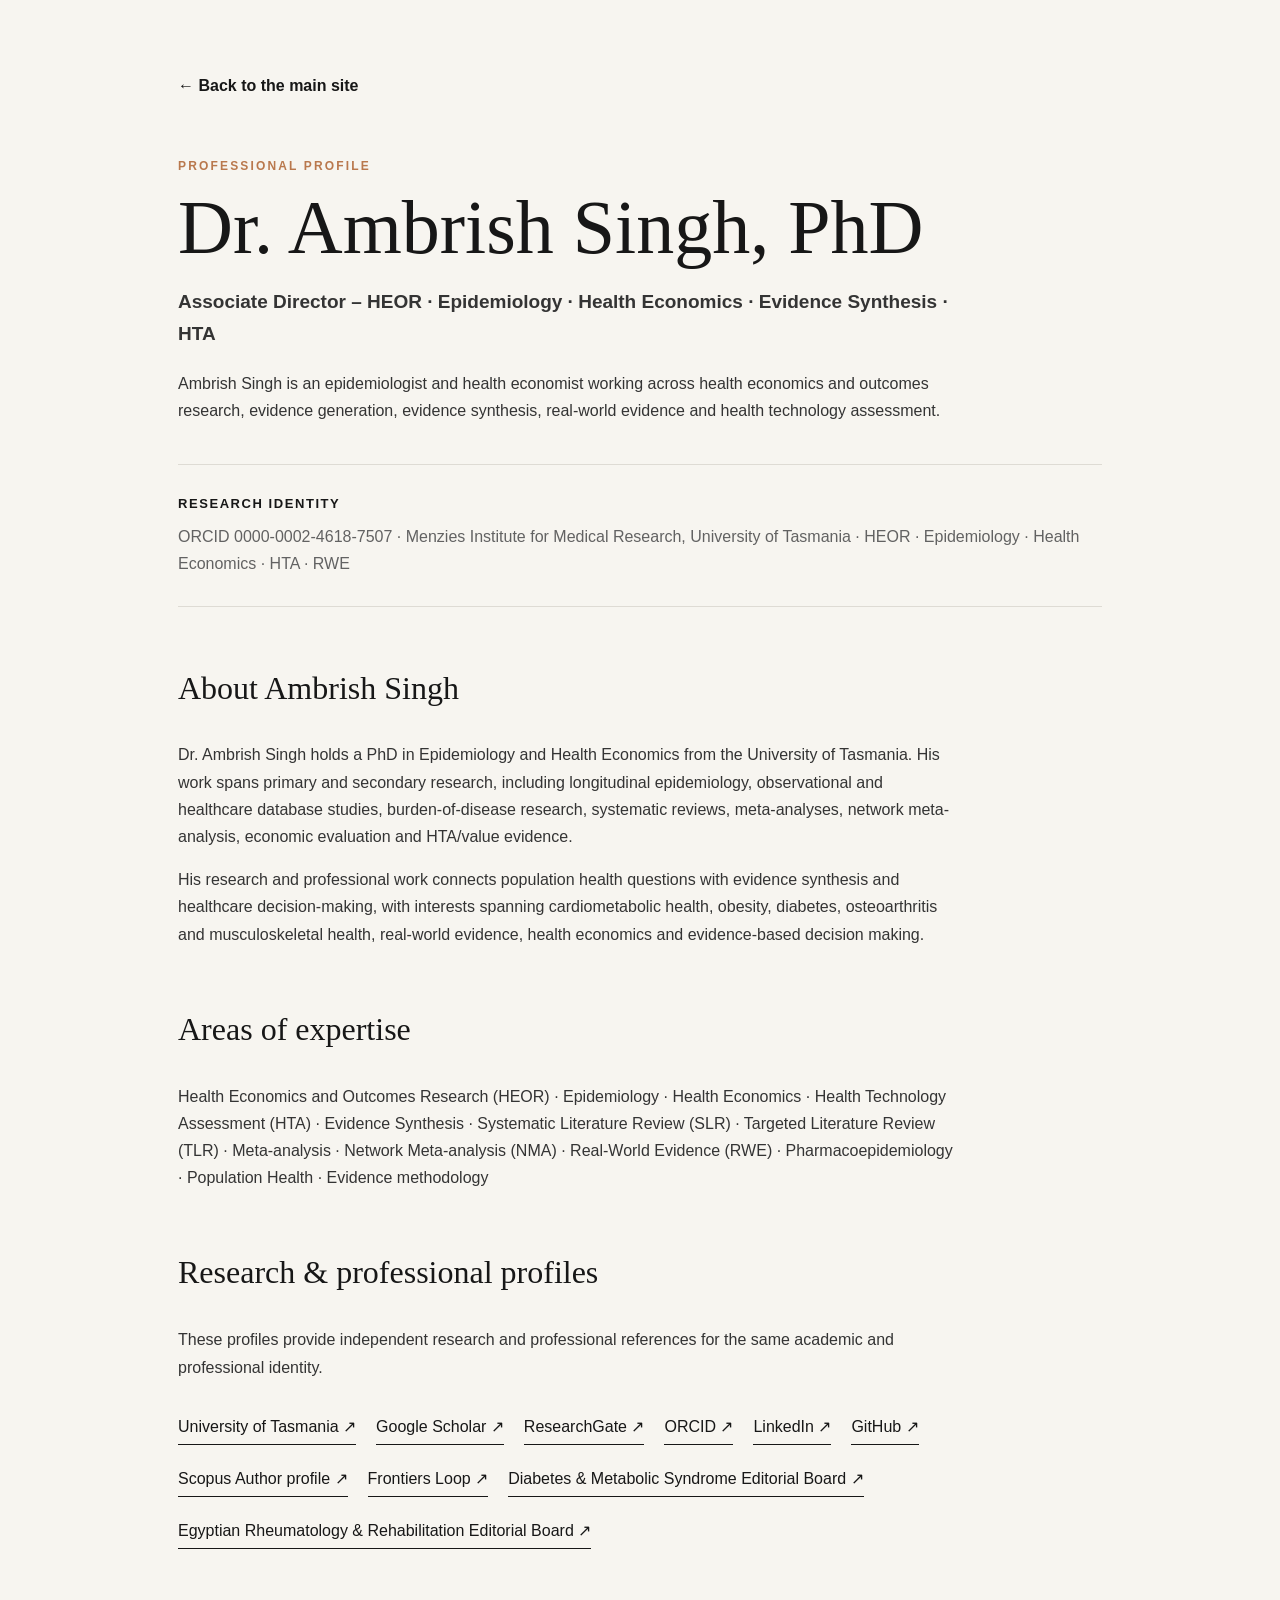
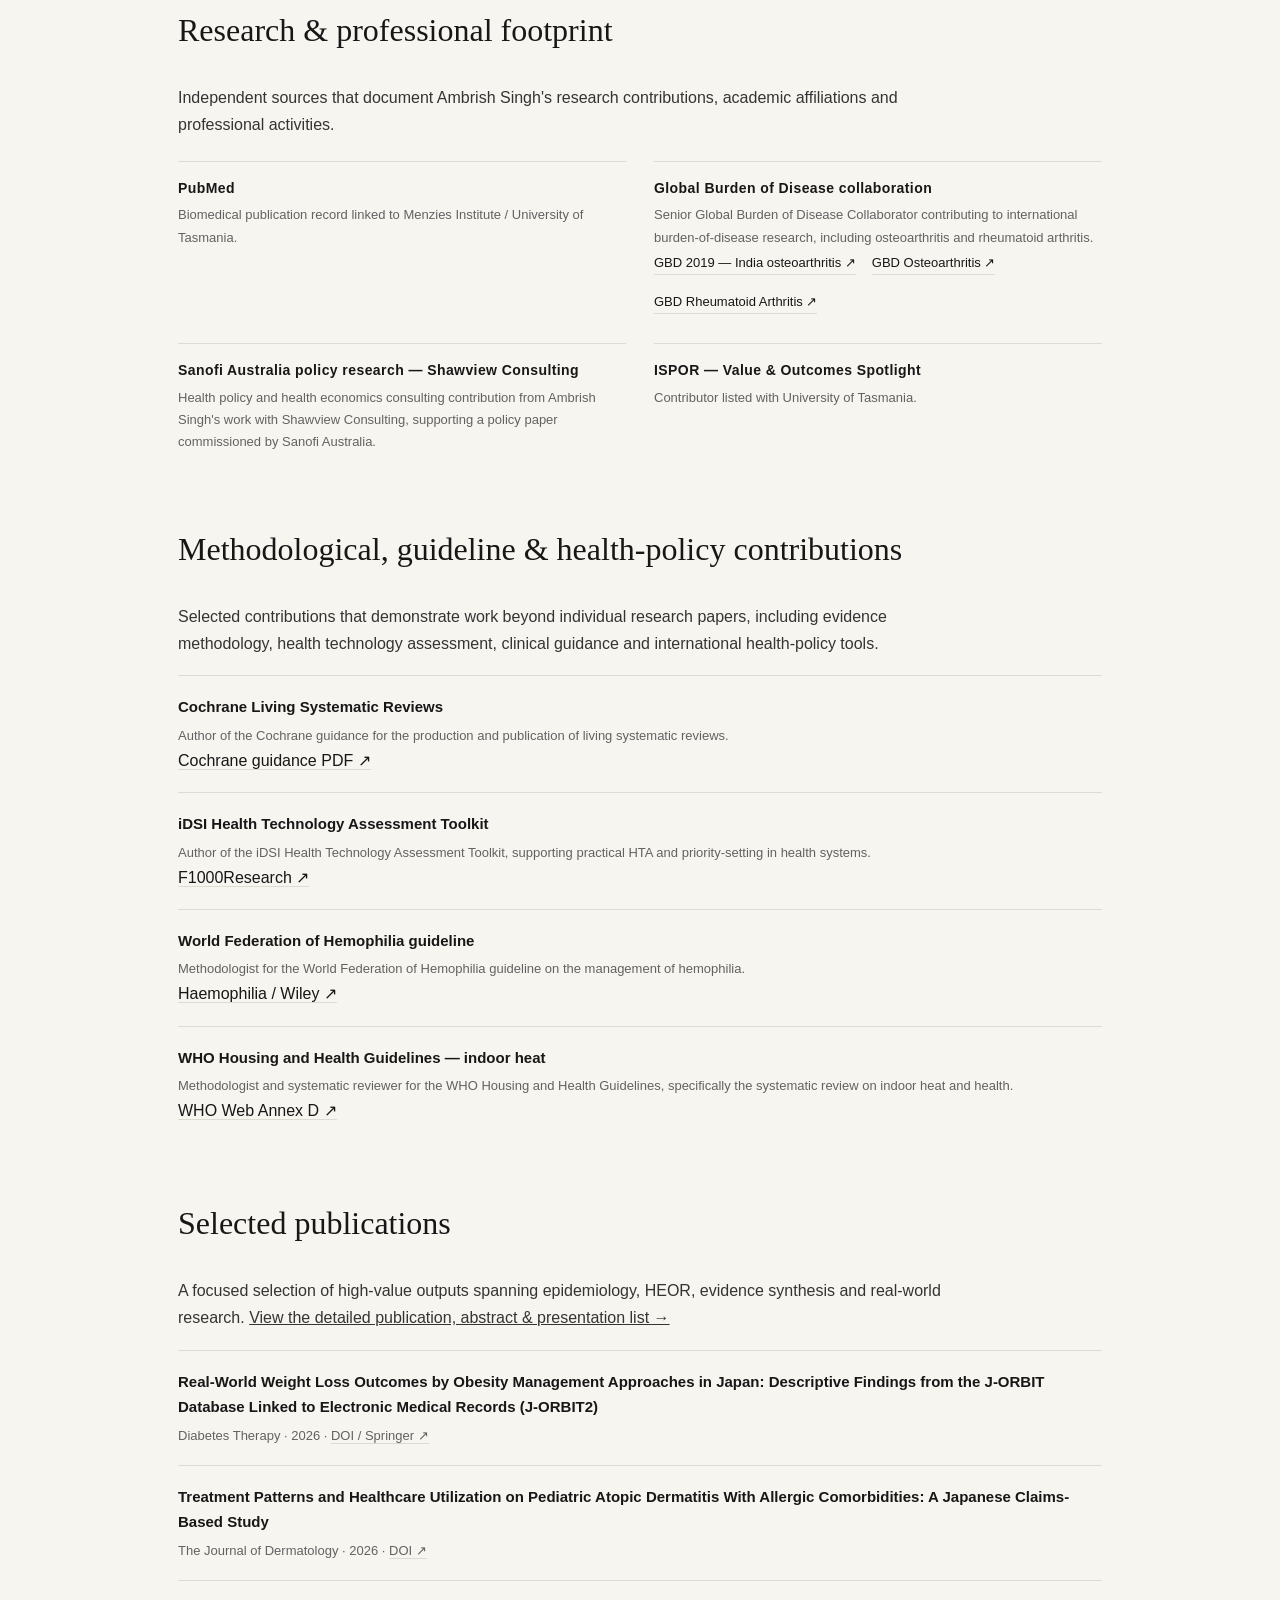
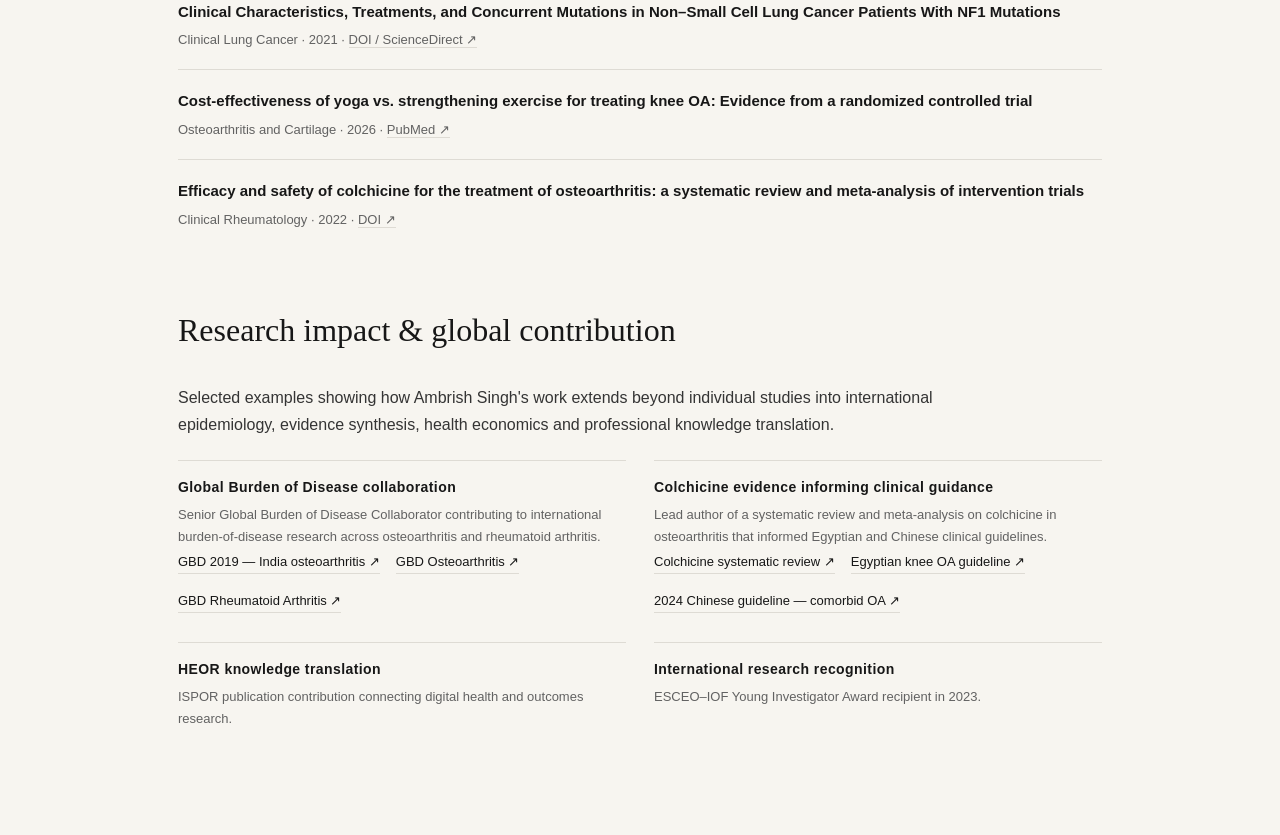
<file: profile.html>
<!DOCTYPE html>
<html lang="en">
<head>
<meta charset="utf-8">
<meta name="viewport" content="width=device-width, initial-scale=1.0">
<title>Dr. Ambrish Singh, PhD | HEOR · Epidemiology · Health Economics · HTA</title>
<meta name="description" content="Dr. Ambrish Singh, PhD — epidemiologist, health economist and HEOR scientist specializing in evidence synthesis, real-world evidence, health technology assessment, methodological research and value evidence.">
<meta name="author" content="Ambrish Singh">
<link rel="canonical" href="https://drambrishphd.github.io/profile.html">
<meta property="og:type" content="profile">
<meta property="og:title" content="Dr. Ambrish Singh, PhD | HEOR · Epidemiology · Health Economics · HTA">
<meta property="og:description" content="Professional profile of Dr. Ambrish Singh, PhD — epidemiology, health economics, HEOR, evidence synthesis, RWE, HTA and methodological contributions.">
<meta property="og:url" content="https://drambrishphd.github.io/profile.html">
<meta property="og:image" content="https://avatars.githubusercontent.com/u/172473538?v=4">
<script type="application/ld+json">
{
  "@context":"https://schema.org",
  "@type":"ProfilePage",
  "@id":"https://drambrishphd.github.io/profile.html#profile",
  "url":"https://drambrishphd.github.io/profile.html",
  "dateModified":"2026-08-14",
  "mainEntity":{
    "@type":"Person",
    "@id":"https://drambrishphd.github.io/profile.html#person",
    "name":"Ambrish Singh",
    "alternateName":["Dr. Ambrish Singh","Dr Ambrish Singh","Ambrish Singh, PhD","Ambrish Singh HEOR"],
    "honorificPrefix":"Dr.",
    "honorificSuffix":"PhD",
    "url":"https://drambrishphd.github.io/",
    "image":"https://avatars.githubusercontent.com/u/172473538?v=4",
    "jobTitle":"Associate Director – HEOR (Evidence Synthesis & Evidence Generation)",
    "description":"Epidemiologist and health economist working across health economics and outcomes research, evidence synthesis, real-world evidence, health technology assessment and methodological research.",
    "identifier":[{"@type":"PropertyValue","propertyID":"ORCID","value":"0000-0002-4618-7507","url":"https://orcid.org/0000-0002-4618-7507"},{"@type":"PropertyValue","propertyID":"Scopus Author ID","value":"57214875932","url":"https://www.scopus.com/pages/authors/57214875932"}],
    "sameAs":["https://orcid.org/0000-0002-4618-7507","https://discover.utas.edu.au/Ambrish.Singh","https://scholar.google.com/citations?user=s-DOTWcAAAAJ&hl=en","https://www.researchgate.net/profile/Ambrish-Singh-3?ev=hdr_xprf","https://www.scopus.com/pages/authors/57214875932","https://www.linkedin.com/in/heandor/","https://github.com/DrAmbrishPhD","https://loop.frontiersin.org/people/1368064/overview"],
    "knowsAbout":["Health economics and outcomes research","Epidemiology","Health economics","Health technology assessment","Evidence synthesis","Systematic reviews","Meta-analysis","Network meta-analysis","Real-world evidence","Pharmacoepidemiology","Population health","Methodological research","Guideline methodology"]
  }
}
</script>
<style>
:root{--ink:#171717;--muted:#626262;--line:#dedbd4;--paper:#f7f5f0;--accent:#b9784d}*{box-sizing:border-box}body{margin:0;background:var(--paper);color:var(--ink);font-family:Arial,sans-serif;line-height:1.7}main{max-width:980px;margin:0 auto;padding:72px 28px 90px}a{color:inherit}.eyebrow{font-size:12px;letter-spacing:.18em;font-weight:700;color:var(--accent)}h1{font-family:Georgia,serif;font-size:clamp(42px,7vw,76px);line-height:1.02;font-weight:500;margin:10px 0 20px}h2{font-family:Georgia,serif;font-size:32px;font-weight:500;margin-top:54px}p{max-width:780px;color:#343434}.role{font-size:19px;font-weight:600}.links{display:flex;gap:20px;flex-wrap:wrap;margin-top:32px}.links a{padding-bottom:4px;border-bottom:1px solid var(--ink);text-decoration:none}.back{display:inline-block;margin-bottom:45px;text-decoration:none;font-weight:600}.identity{border-top:1px solid var(--line);border-bottom:1px solid var(--line);padding:28px 0;margin-top:40px}.identity strong{display:block;font-size:13px;letter-spacing:.12em;text-transform:uppercase;margin-bottom:8px}.identity span{color:var(--muted)}.impact-list{display:grid;grid-template-columns:1fr 1fr;gap:14px 28px;margin-top:22px}.impact-list a{display:block;text-decoration:none;padding:15px 0;border-top:1px solid var(--line)}.impact-list a strong{display:block;font-size:14px;letter-spacing:.03em}.impact-list a span{display:block;color:var(--muted);font-size:13px;margin-top:4px}.impact-item{padding:15px 0;border-top:1px solid var(--line)}.impact-item strong{display:block;font-size:14px;letter-spacing:.03em}.impact-item>span{display:block;color:var(--muted);font-size:13px;margin-top:4px}.impact-item .impact-links{display:flex;gap:16px;flex-wrap:wrap;margin-top:3px}.impact-item .impact-links a{display:inline;padding:0;border-top:0;text-decoration:none;border-bottom:1px solid var(--line);font-size:13px}.pub-list{display:grid;gap:0;margin-top:18px}.pub-item{padding:18px 0;border-top:1px solid var(--line)}.pub-item strong{display:block;font-size:15px}.pub-item span{display:block;color:var(--muted);font-size:13px;margin-top:5px}.pub-item a{text-decoration:none;border-bottom:1px solid var(--line)}.contrib-list{display:grid;gap:0;margin-top:18px}.contrib{border-top:1px solid var(--line);padding:18px 0}.contrib strong{display:block;font-size:15px}.contrib span{display:block;color:var(--muted);font-size:13px;margin-top:5px}.contrib a{text-decoration:none;border-bottom:1px solid var(--line)}@media(max-width:700px){.impact-list{grid-template-columns:1fr}.impact-item .impact-links{gap:12px}}
</style>
</head>
<body>
<main>
<a class="back" href="/">← Back to the main site</a>
<p class="eyebrow">PROFESSIONAL PROFILE</p>
<h1>Dr. Ambrish Singh, PhD</h1>
<p class="role">Associate Director – HEOR · Epidemiology · Health Economics · Evidence Synthesis · HTA</p>
<p>Ambrish Singh is an epidemiologist and health economist working across health economics and outcomes research, evidence generation, evidence synthesis, real-world evidence and health technology assessment.</p>
<div class="identity"><strong>Research identity</strong><span>ORCID 0000-0002-4618-7507 · Menzies Institute for Medical Research, University of Tasmania · HEOR · Epidemiology · Health Economics · HTA · RWE</span></div>
<h2>About Ambrish Singh</h2>
<p>Dr. Ambrish Singh holds a PhD in Epidemiology and Health Economics from the University of Tasmania. His work spans primary and secondary research, including longitudinal epidemiology, observational and healthcare database studies, burden-of-disease research, systematic reviews, meta-analyses, network meta-analysis, economic evaluation and HTA/value evidence.</p>
<p>His research and professional work connects population health questions with evidence synthesis and healthcare decision-making, with interests spanning cardiometabolic health, obesity, diabetes, osteoarthritis and musculoskeletal health, real-world evidence, health economics and evidence-based decision making.</p>
<h2>Areas of expertise</h2>
<p>Health Economics and Outcomes Research (HEOR) · Epidemiology · Health Economics · Health Technology Assessment (HTA) · Evidence Synthesis · Systematic Literature Review (SLR) · Targeted Literature Review (TLR) · Meta-analysis · Network Meta-analysis (NMA) · Real-World Evidence (RWE) · Pharmacoepidemiology · Population Health · Evidence methodology</p>
<h2>Research &amp; professional profiles</h2>
<p>These profiles provide independent research and professional references for the same academic and professional identity.</p>
<div class="links">
<a href="https://discover.utas.edu.au/Ambrish.Singh" target="_blank" rel="me noopener">University of Tasmania ↗</a>
<a href="https://scholar.google.com/citations?user=s-DOTWcAAAAJ&amp;hl=en" target="_blank" rel="me noopener">Google Scholar ↗</a>
<a href="https://www.researchgate.net/profile/Ambrish-Singh-3?ev=hdr_xprf" target="_blank" rel="me noopener">ResearchGate ↗</a>
<a href="https://orcid.org/0000-0002-4618-7507" target="_blank" rel="me noopener">ORCID ↗</a>
<a href="https://www.linkedin.com/in/heandor/" target="_blank" rel="me noopener">LinkedIn ↗</a>
<a href="https://github.com/DrAmbrishPhD" target="_blank" rel="me noopener">GitHub ↗</a>
<a href="https://www.scopus.com/pages/authors/57214875932" target="_blank" rel="noopener">Scopus Author profile ↗</a>
<a href="https://loop.frontiersin.org/people/1368064/overview" target="_blank" rel="noopener">Frontiers Loop ↗</a>
<a href="https://www.sciencedirect.com/journal/diabetes-and-metabolic-syndrome-clinical-research-and-reviews/about/editorial-board" target="_blank" rel="noopener">Diabetes &amp; Metabolic Syndrome Editorial Board ↗</a>
<a href="https://link.springer.com/journal/43166/editorial-board" target="_blank" rel="noopener">Egyptian Rheumatology &amp; Rehabilitation Editorial Board ↗</a>
</div>
<h2>Research &amp; professional footprint</h2>
<p>Independent sources that document Ambrish Singh's research contributions, academic affiliations and professional activities.</p>
<div class="impact-list">
<a href="https://pubmed.ncbi.nlm.nih.gov/?term=%22Ambrish+Singh%22+%22Menzies+Institute%22" target="_blank" rel="noopener"><strong>PubMed</strong><span>Biomedical publication record linked to Menzies Institute / University of Tasmania.</span></a>
<div class="impact-item"><strong>Global Burden of Disease collaboration</strong><span>Senior Global Burden of Disease Collaborator contributing to international burden-of-disease research, including osteoarthritis and rheumatoid arthritis.</span><div class="impact-links"><a href="https://doi.org/10.1016/j.joca.2022.05.004" target="_blank" rel="noopener">GBD 2019 — India osteoarthritis ↗</a><a href="https://pmc.ncbi.nlm.nih.gov/articles/PMC10477960/" target="_blank" rel="noopener">GBD Osteoarthritis ↗</a><a href="https://pubmed.ncbi.nlm.nih.gov/37795020/" target="_blank" rel="noopener">GBD Rheumatoid Arthritis ↗</a></div></div>
<a href="https://www.shawview.com/_files/ugd/8a9719_c61751a436ac49638ceed8b75cbf62af.pdf" target="_blank" rel="noopener"><strong>Sanofi Australia policy research — Shawview Consulting</strong><span>Health policy and health economics consulting contribution from Ambrish Singh's work with Shawview Consulting, supporting a policy paper commissioned by Sanofi Australia.</span></a>
<a href="https://www.ispor.org/publications/journals/value-outcomes-spotlight/vos-archives/issue/view/wearables-making-a-mark-in-digital-health/by-the-numbers-digital-health-wearables" target="_blank" rel="noopener"><strong>ISPOR — Value &amp; Outcomes Spotlight</strong><span>Contributor listed with University of Tasmania.</span></a>
</div>
<h2>Methodological, guideline &amp; health-policy contributions</h2>
<p>Selected contributions that demonstrate work beyond individual research papers, including evidence methodology, health technology assessment, clinical guidance and international health-policy tools.</p>
<div class="contrib-list">
<div class="contrib"><strong>Cochrane Living Systematic Reviews</strong><span>Author of the Cochrane guidance for the production and publication of living systematic reviews.</span> <a href="https://resources.cochrane.org/sites/resources.cochrane.org/files/uploads/inline-files/Transform/201912_LSR_Revised_Guidance.pdf" target="_blank" rel="noopener">Cochrane guidance PDF ↗</a></div>
<div class="contrib"><strong>iDSI Health Technology Assessment Toolkit</strong><span>Author of the iDSI Health Technology Assessment Toolkit, supporting practical HTA and priority-setting in health systems.</span> <a href="https://f1000research.com/documents/7-1545" target="_blank" rel="noopener">F1000Research ↗</a></div>
<div class="contrib"><strong>World Federation of Hemophilia guideline</strong><span>Methodologist for the World Federation of Hemophilia guideline on the management of hemophilia.</span> <a href="https://onlinelibrary.wiley.com/doi/10.1111/hae.14046" target="_blank" rel="noopener">Haemophilia / Wiley ↗</a></div>
<div class="contrib"><strong>WHO Housing and Health Guidelines — indoor heat</strong><span>Methodologist and systematic reviewer for the WHO Housing and Health Guidelines, specifically the systematic review on indoor heat and health.</span> <a href="https://iris.who.int/server/api/core/bitstreams/be014865-921a-482c-89e4-9191c7476e13/content" target="_blank" rel="noopener">WHO Web Annex D ↗</a></div>
</div>
<h2>Selected publications</h2>
<p>A focused selection of high-value outputs spanning epidemiology, HEOR, evidence synthesis and real-world research. <a href="/publications.html">View the detailed publication, abstract &amp; presentation list →</a></p>
<div class="pub-list">
<div class="pub-item"><strong>Real-World Weight Loss Outcomes by Obesity Management Approaches in Japan: Descriptive Findings from the J-ORBIT Database Linked to Electronic Medical Records (J-ORBIT2)</strong><span>Diabetes Therapy · 2026 · <a href="https://doi.org/10.1007/s13300-025-01837-1" target="_blank" rel="noopener">DOI / Springer ↗</a></span></div>
<div class="pub-item"><strong>Treatment Patterns and Healthcare Utilization on Pediatric Atopic Dermatitis With Allergic Comorbidities: A Japanese Claims-Based Study</strong><span>The Journal of Dermatology · 2026 · <a href="https://doi.org/10.1111/1346-8138.70102" target="_blank" rel="noopener">DOI ↗</a></span></div>
<div class="pub-item"><strong>Clinical Characteristics, Treatments, and Concurrent Mutations in Non–Small Cell Lung Cancer Patients With NF1 Mutations</strong><span>Clinical Lung Cancer · 2021 · <a href="https://doi.org/10.1016/j.cllc.2020.09.011" target="_blank" rel="noopener">DOI / ScienceDirect ↗</a></span></div>
<div class="pub-item"><strong>Cost-effectiveness of yoga vs. strengthening exercise for treating knee OA: Evidence from a randomized controlled trial</strong><span>Osteoarthritis and Cartilage · 2026 · <a href="https://pubmed.ncbi.nlm.nih.gov/41887454/" target="_blank" rel="noopener">PubMed ↗</a></span></div>
<div class="pub-item"><strong>Efficacy and safety of colchicine for the treatment of osteoarthritis: a systematic review and meta-analysis of intervention trials</strong><span>Clinical Rheumatology · 2022 · <a href="https://doi.org/10.1007/s10067-022-06402-w" target="_blank" rel="noopener">DOI ↗</a></span></div>
</div>
<h2>Research impact &amp; global contribution</h2>
<p>Selected examples showing how Ambrish Singh's work extends beyond individual studies into international epidemiology, evidence synthesis, health economics and professional knowledge translation.</p>
<div class="impact-list">
<div class="impact-item"><strong>Global Burden of Disease collaboration</strong><span>Senior Global Burden of Disease Collaborator contributing to international burden-of-disease research across osteoarthritis and rheumatoid arthritis.</span><div class="impact-links"><a href="https://doi.org/10.1016/j.joca.2022.05.004" target="_blank" rel="noopener">GBD 2019 — India osteoarthritis ↗</a><a href="https://pmc.ncbi.nlm.nih.gov/articles/PMC10477960/" target="_blank" rel="noopener">GBD Osteoarthritis ↗</a><a href="https://pubmed.ncbi.nlm.nih.gov/37795020/" target="_blank" rel="noopener">GBD Rheumatoid Arthritis ↗</a></div></div>
<div class="impact-item"><strong>Colchicine evidence informing clinical guidance</strong><span>Lead author of a systematic review and meta-analysis on colchicine in osteoarthritis that informed Egyptian and Chinese clinical guidelines.</span><div class="impact-links"><a href="https://doi.org/10.1007/s10067-022-06402-w" target="_blank" rel="noopener">Colchicine systematic review ↗</a><a href="https://doi.org/10.1186/s43166-025-00325-5" target="_blank" rel="noopener">Egyptian knee OA guideline ↗</a><a href="https://pmc.ncbi.nlm.nih.gov/articles/PMC12375887/" target="_blank" rel="noopener">2024 Chinese guideline — comorbid OA ↗</a></div></div>
<div class="impact-item"><strong>HEOR knowledge translation</strong><span>ISPOR publication contribution connecting digital health and outcomes research.</span></div>
<div class="impact-item"><strong>International research recognition</strong><span>ESCEO–IOF Young Investigator Award recipient in 2023.</span></div>
</div>
</main>
</body>
</html>
</file>
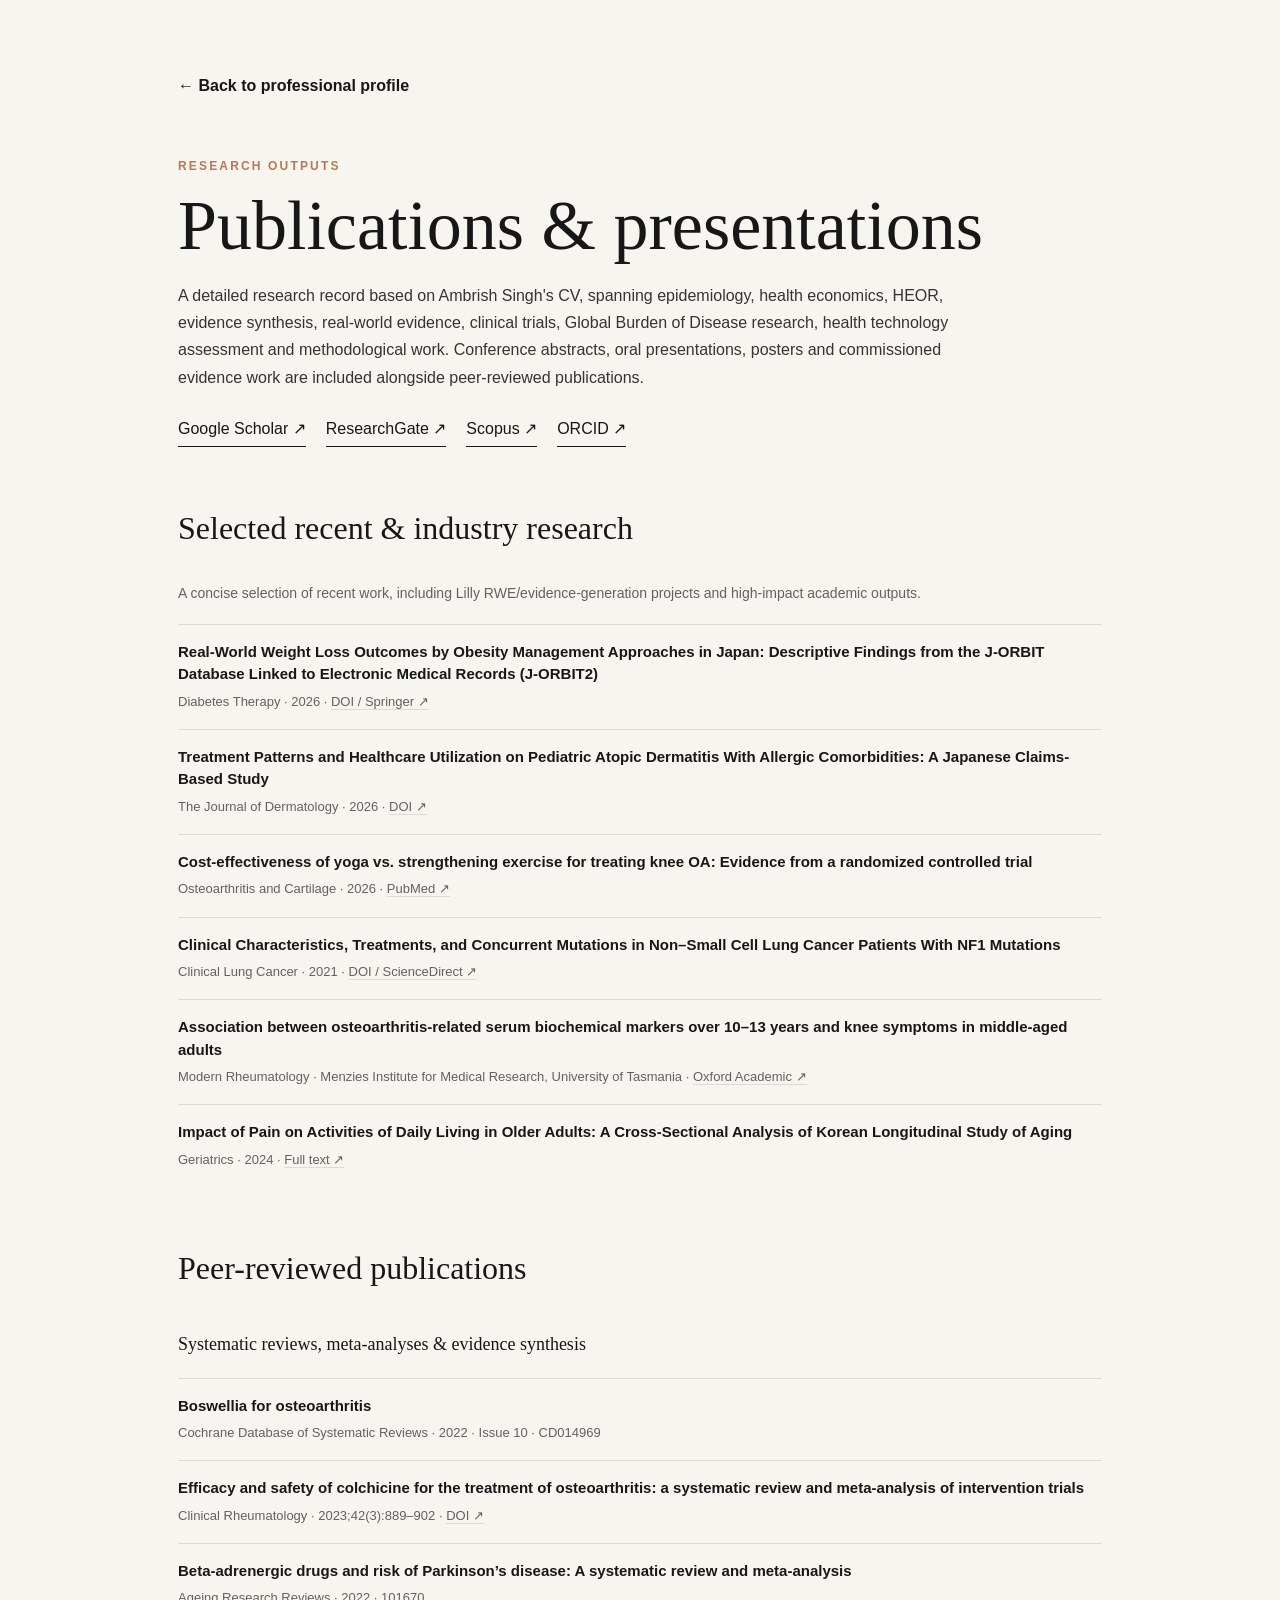
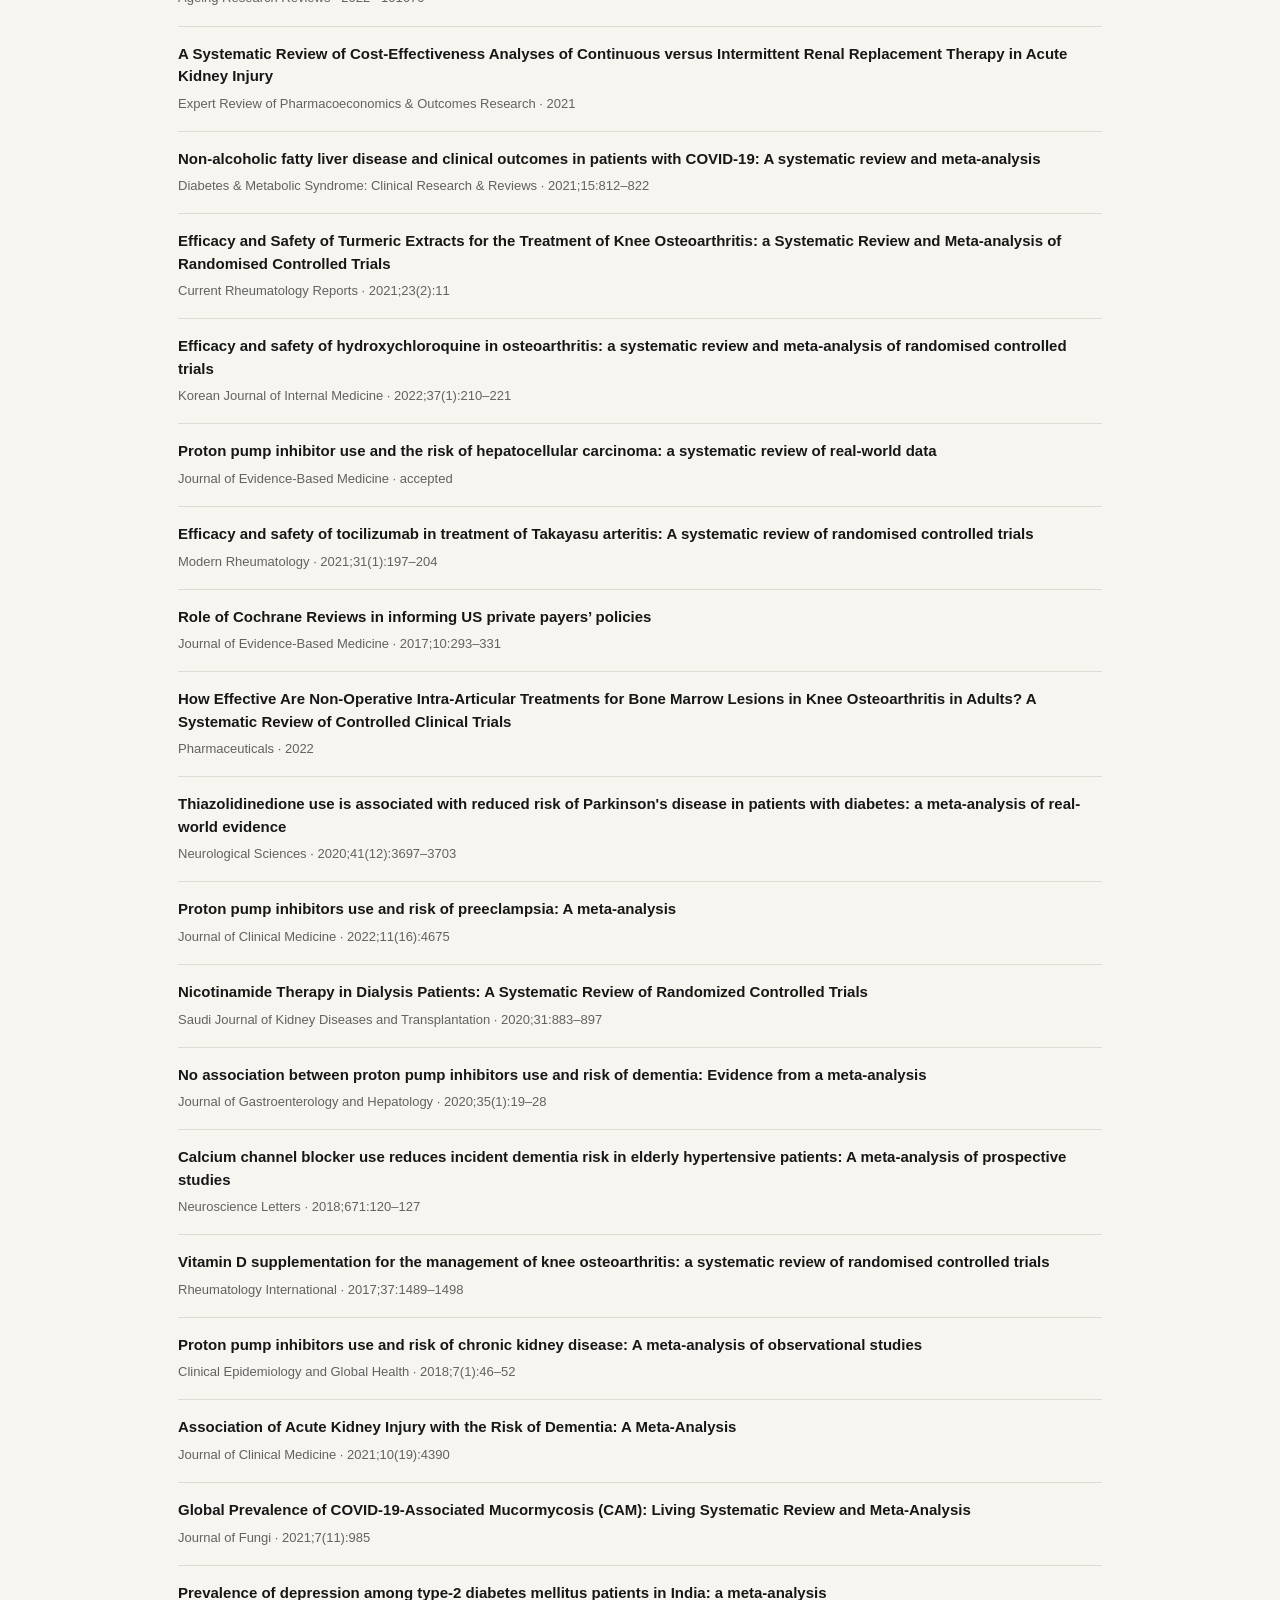
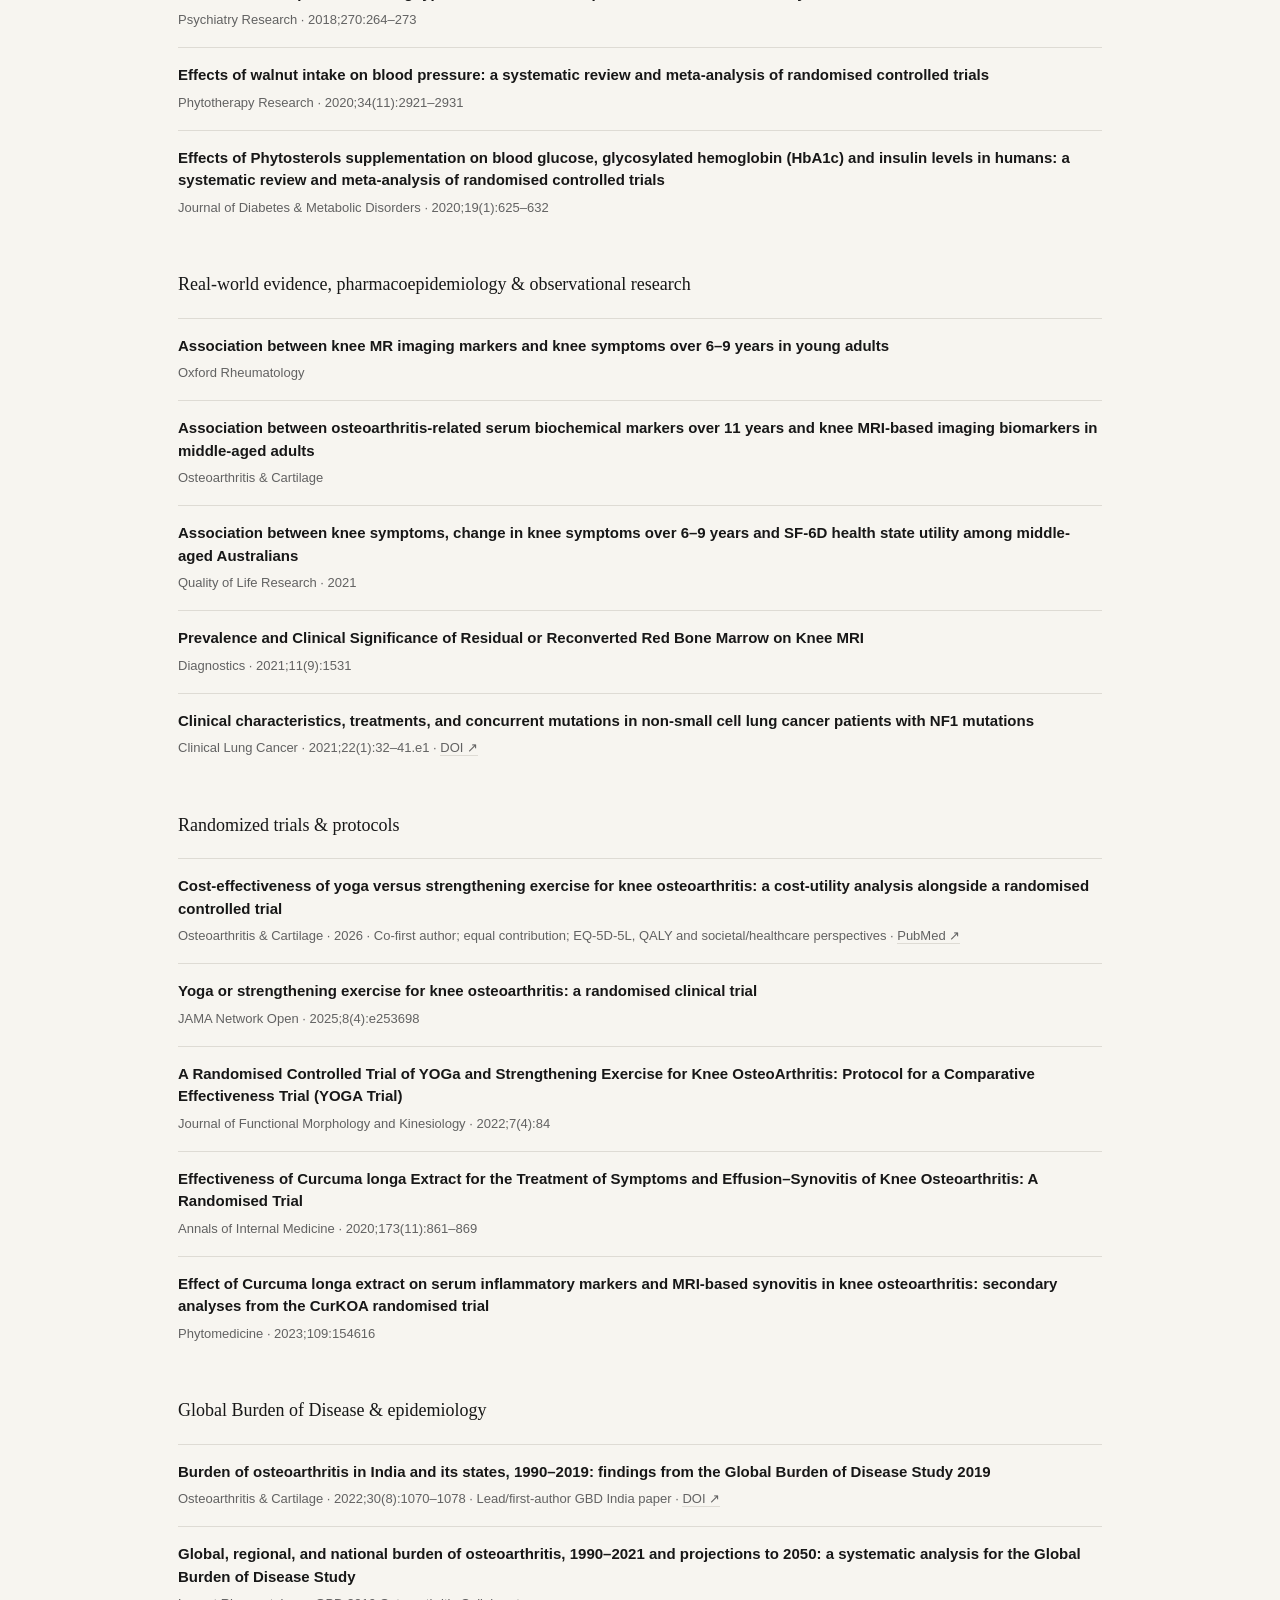
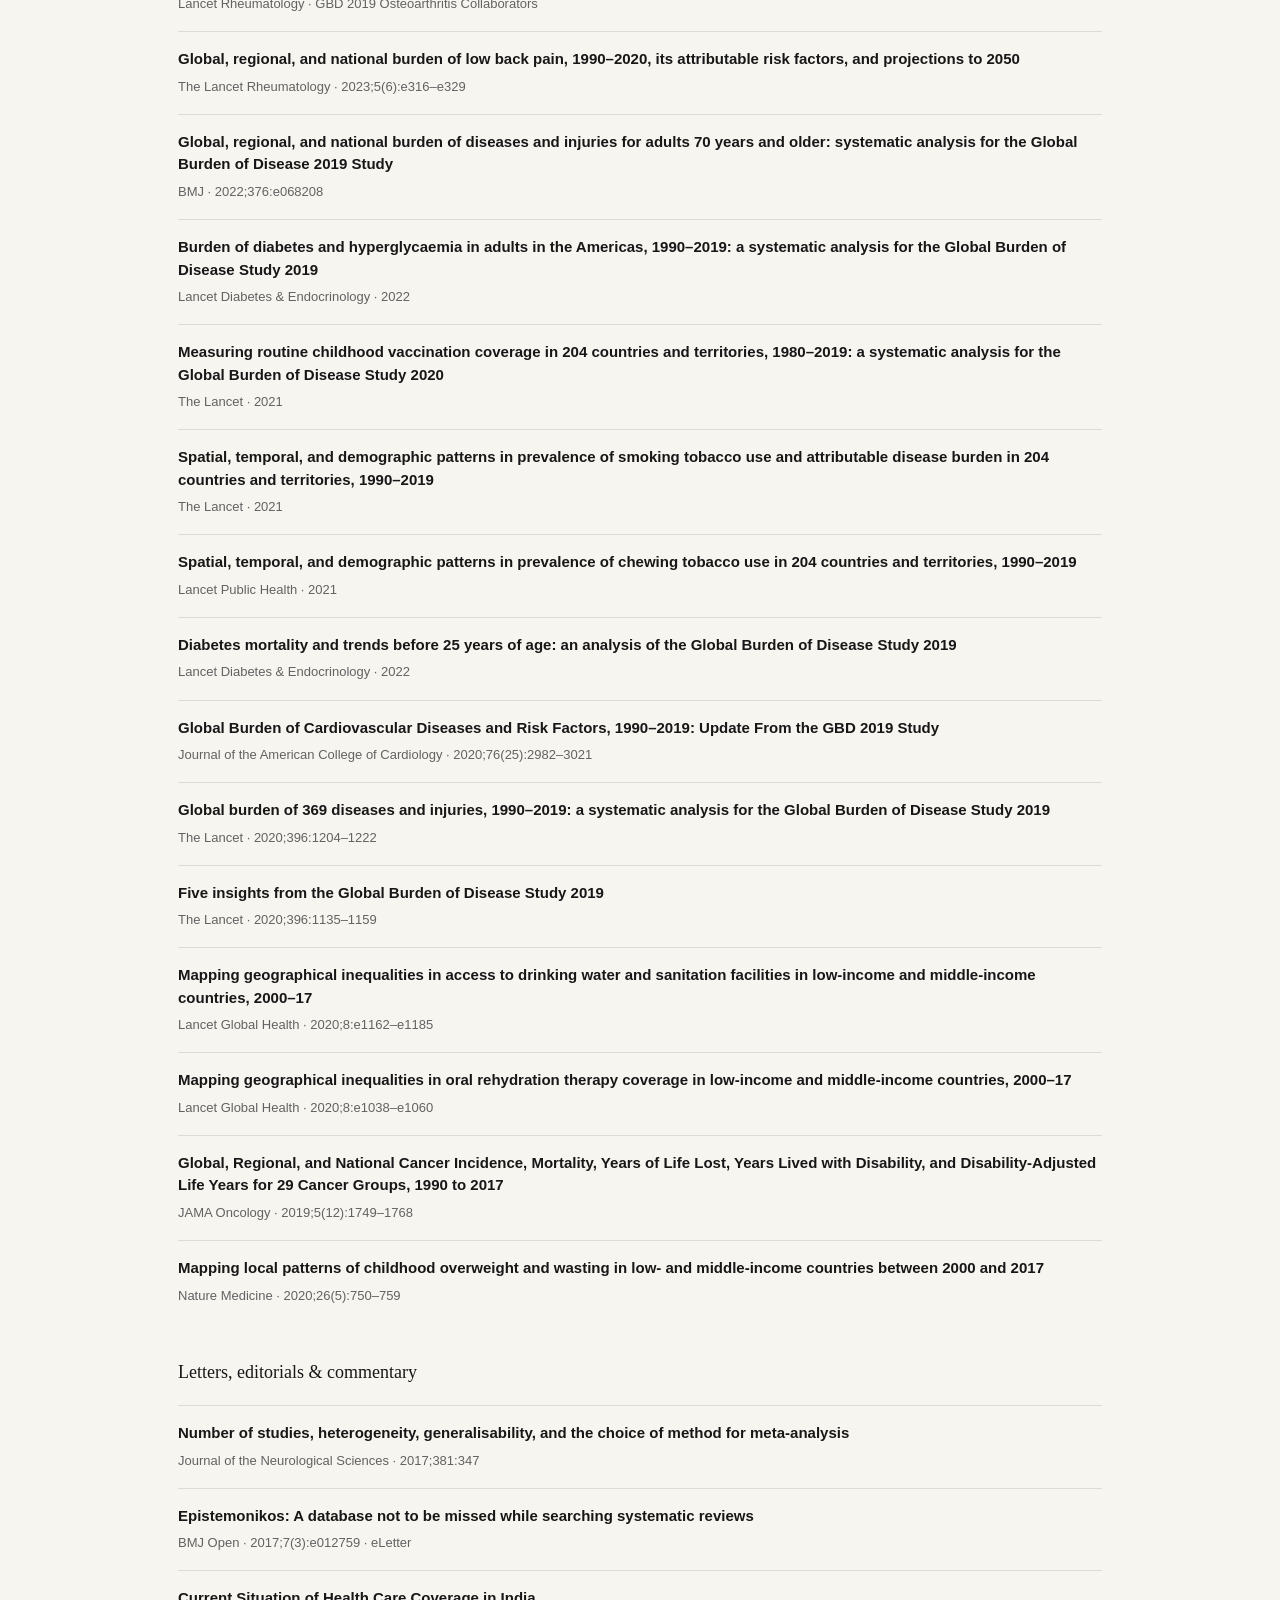
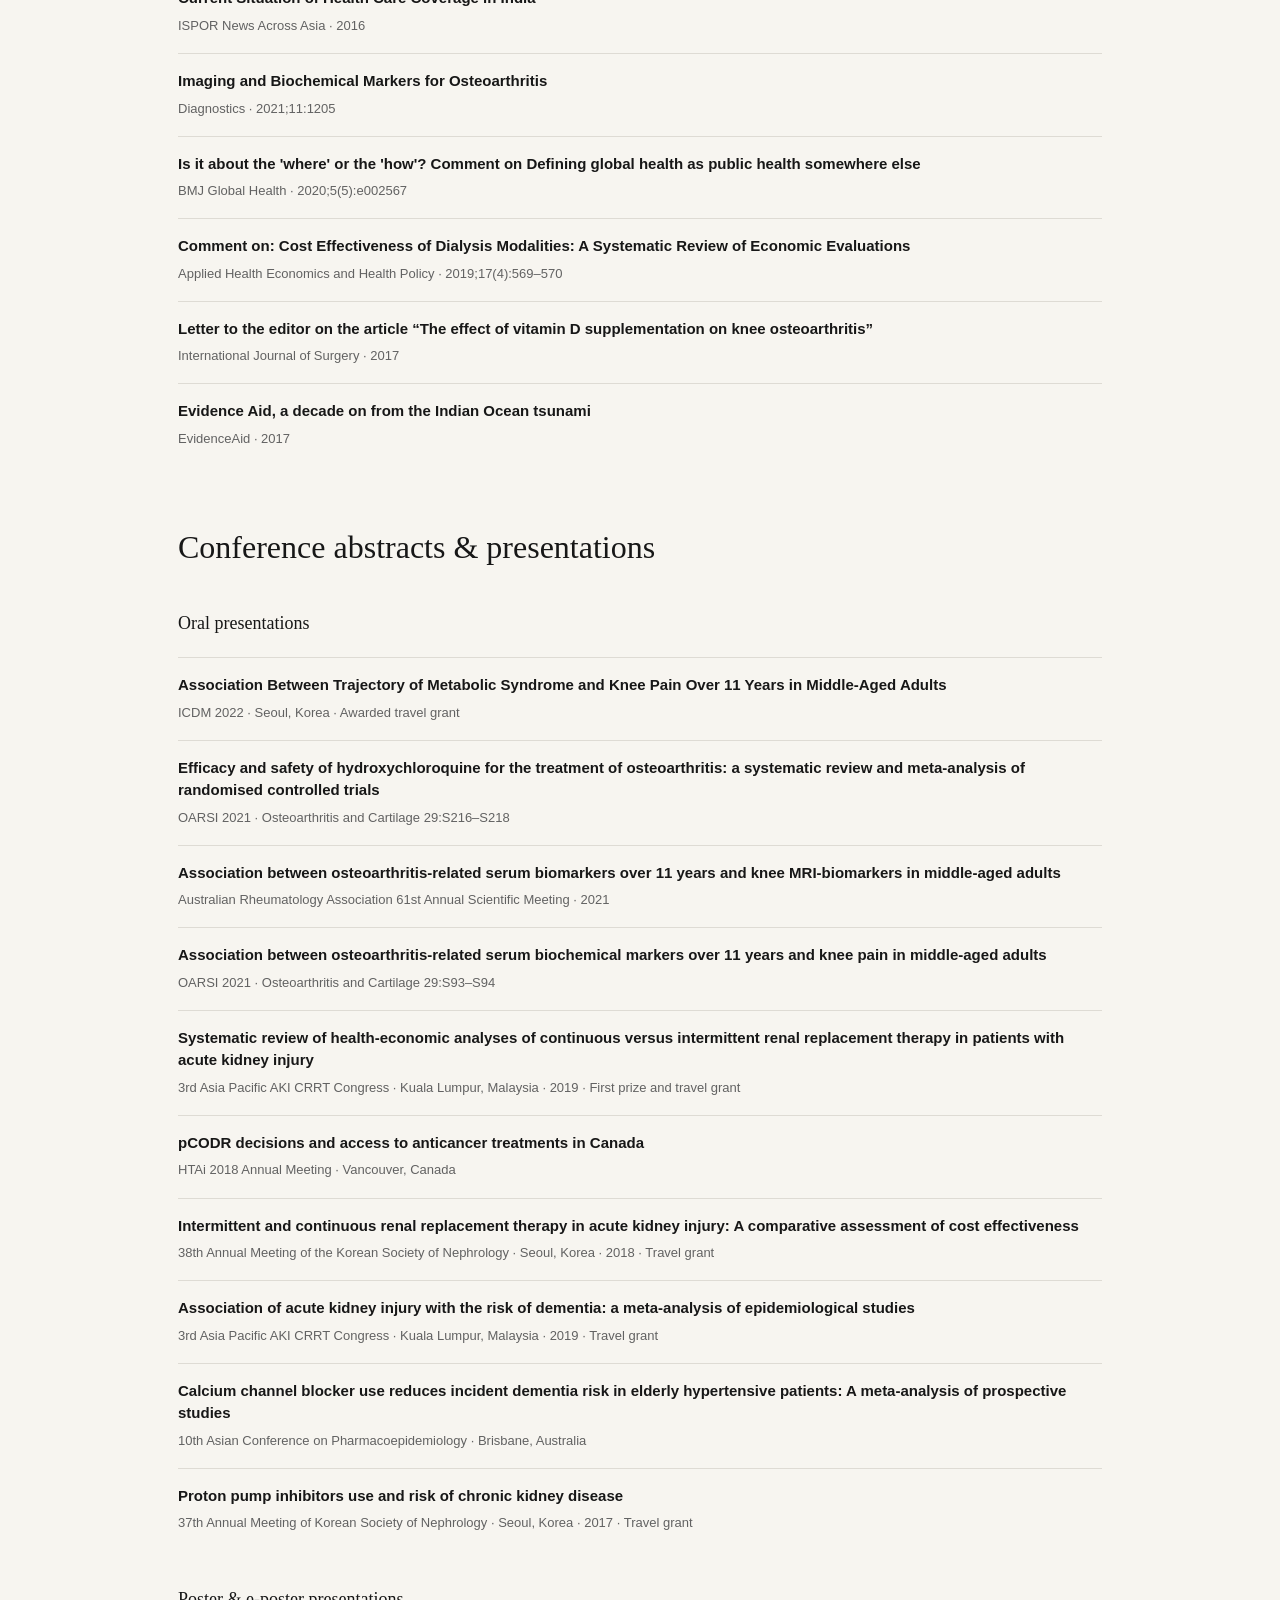
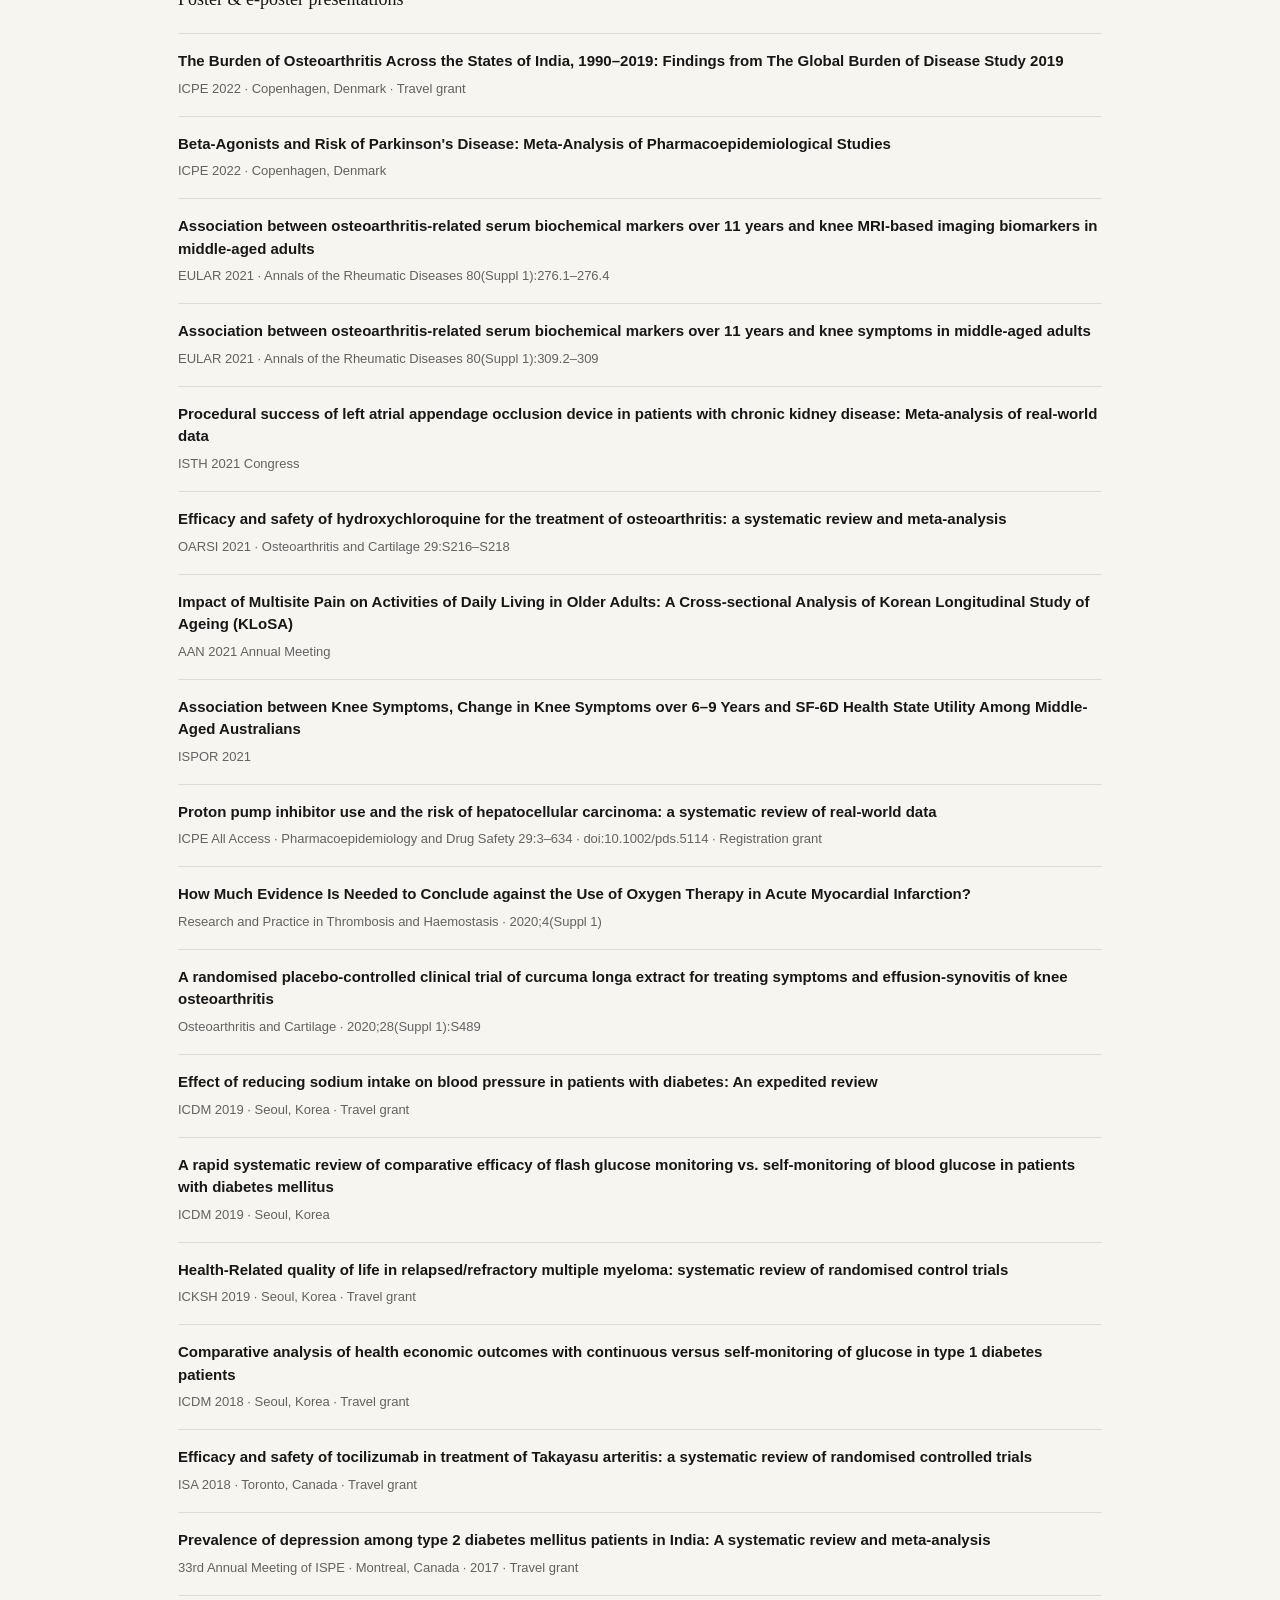
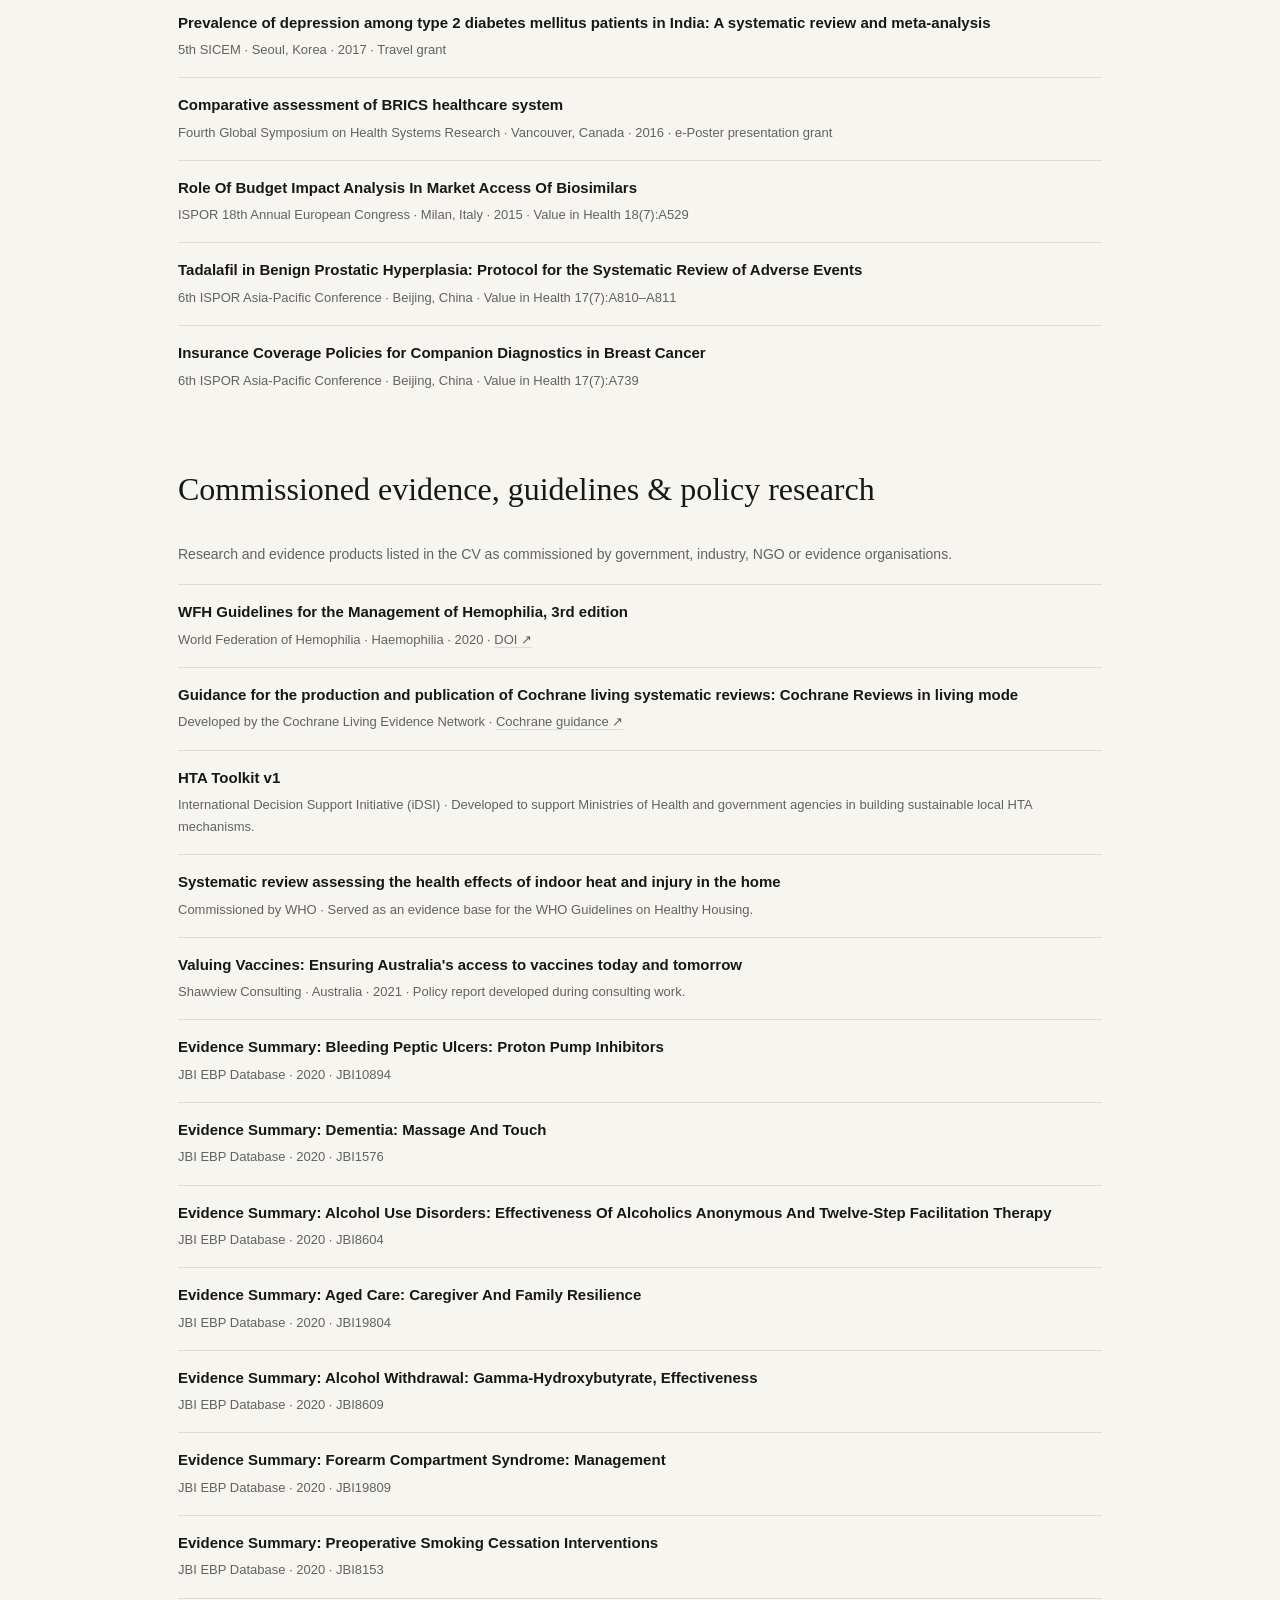
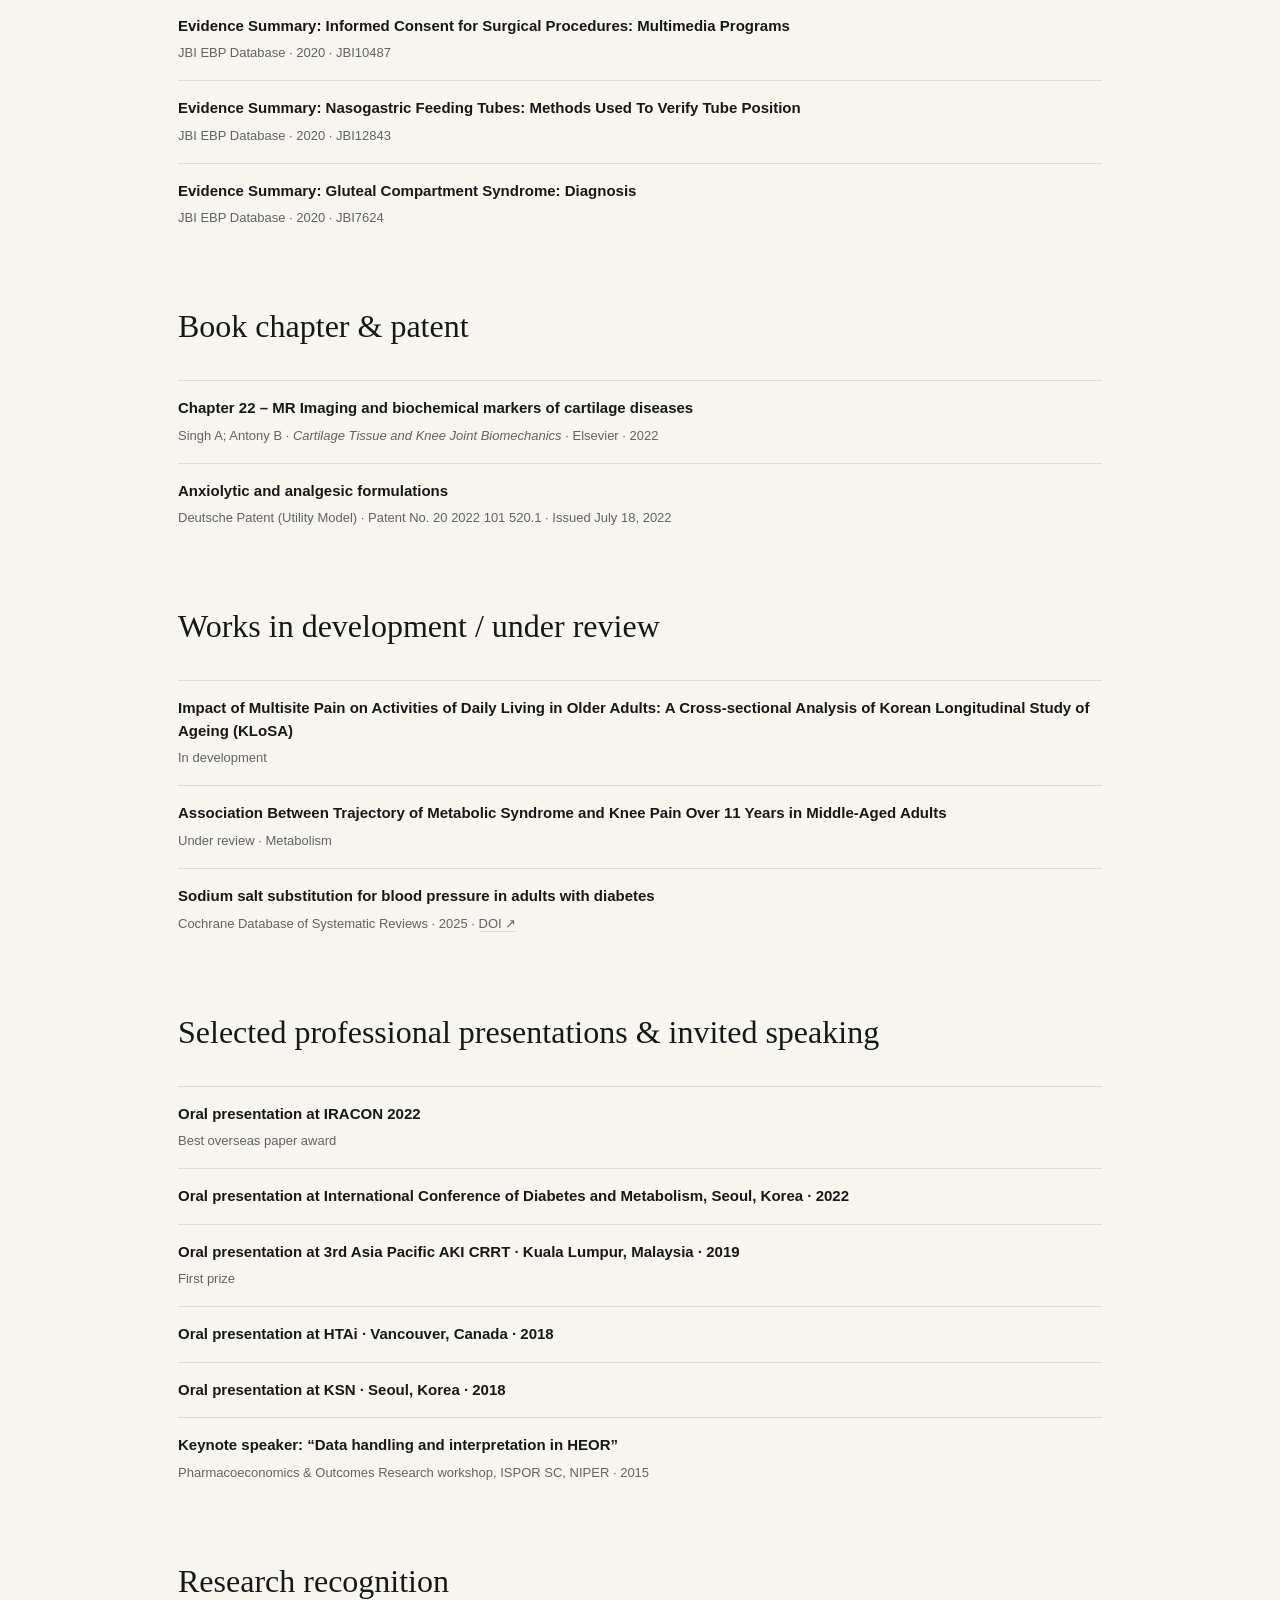
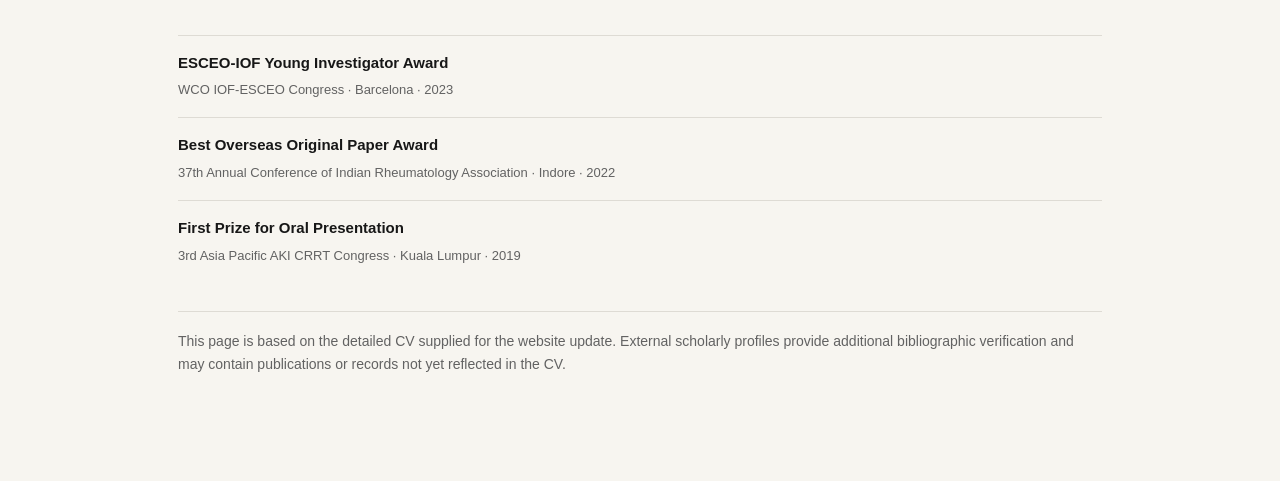
<file: publications.html>
<!DOCTYPE html>
<html lang="en">
<head>
<meta charset="utf-8">
<meta name="viewport" content="width=device-width, initial-scale=1.0">
<title>Dr. Ambrish Singh, PhD | Publications & Presentations</title>
<meta name="description" content="Dr. Ambrish Singh's peer-reviewed publications, systematic reviews, HEOR and RWE research, Global Burden of Disease work, conference presentations, commissioned evidence work and other research outputs.">
<link rel="canonical" href="https://drambrishphd.github.io/publications.html">
<style>
:root{--ink:#171717;--muted:#626262;--line:#dedbd4;--paper:#f7f5f0;--accent:#b9784d}*{box-sizing:border-box}body{margin:0;background:var(--paper);color:var(--ink);font-family:Arial,sans-serif;line-height:1.7}main{max-width:980px;margin:0 auto;padding:72px 28px 90px}a{color:inherit}.eyebrow{font-size:12px;letter-spacing:.18em;font-weight:700;color:var(--accent)}h1,h2{font-family:Georgia,serif;font-weight:500}h1{font-size:clamp(42px,7vw,70px);line-height:1.05;margin:10px 0 20px}h2{font-size:32px;margin-top:54px}h3{font-size:18px;margin:34px 0 8px;font-family:Georgia,serif;font-weight:500}.back{display:inline-block;margin-bottom:45px;text-decoration:none;font-weight:600}.intro{max-width:800px;color:#343434}.links{display:flex;gap:20px;flex-wrap:wrap;margin-top:24px}.links a{padding-bottom:4px;border-bottom:1px solid var(--ink);text-decoration:none}.list{display:grid;gap:0;margin-top:18px}.item{border-top:1px solid var(--line);padding:16px 0}.item strong{display:block;font-size:15px;line-height:1.5}.item span{display:block;color:var(--muted);font-size:13px;margin-top:5px}.item a{text-decoration:none;border-bottom:1px solid var(--line)}.section-note{font-size:14px;color:var(--muted);margin:8px 0 18px}.count{font-size:13px;color:var(--muted);font-weight:400}.tag{display:inline-block;font-size:11px;letter-spacing:.08em;text-transform:uppercase;color:var(--accent);margin-left:8px}.note{font-size:14px;color:var(--muted);border-top:1px solid var(--line);padding-top:18px;margin-top:28px}@media(max-width:700px){main{padding:48px 22px 70px}h2{font-size:28px}}
</style>
</head>
<body>
<main>
<a class="back" href="/profile.html">← Back to professional profile</a>
<p class="eyebrow">RESEARCH OUTPUTS</p>
<h1>Publications &amp; presentations</h1>
<p class="intro">A detailed research record based on Ambrish Singh's CV, spanning epidemiology, health economics, HEOR, evidence synthesis, real-world evidence, clinical trials, Global Burden of Disease research, health technology assessment and methodological work. Conference abstracts, oral presentations, posters and commissioned evidence work are included alongside peer-reviewed publications.</p>
<div class="links">
<a href="https://scholar.google.com/citations?user=s-DOTWcAAAAJ&amp;hl=en" target="_blank" rel="noopener">Google Scholar ↗</a>
<a href="https://www.researchgate.net/profile/Ambrish-Singh-3?ev=hdr_xprf" target="_blank" rel="noopener">ResearchGate ↗</a>
<a href="https://www.scopus.com/pages/authors/57214875932" target="_blank" rel="noopener">Scopus ↗</a>
<a href="https://orcid.org/0000-0002-4618-7507" target="_blank" rel="noopener">ORCID ↗</a>
</div>

<h2>Selected recent &amp; industry research</h2>
<p class="section-note">A concise selection of recent work, including Lilly RWE/evidence-generation projects and high-impact academic outputs.</p>
<div class="list">
<div class="item"><strong>Real-World Weight Loss Outcomes by Obesity Management Approaches in Japan: Descriptive Findings from the J-ORBIT Database Linked to Electronic Medical Records (J-ORBIT2)</strong><span>Diabetes Therapy · 2026 · <a href="https://doi.org/10.1007/s13300-025-01837-1" target="_blank" rel="noopener">DOI / Springer ↗</a></span></div>
<div class="item"><strong>Treatment Patterns and Healthcare Utilization on Pediatric Atopic Dermatitis With Allergic Comorbidities: A Japanese Claims-Based Study</strong><span>The Journal of Dermatology · 2026 · <a href="https://doi.org/10.1111/1346-8138.70102" target="_blank" rel="noopener">DOI ↗</a></span></div>
<div class="item"><strong>Cost-effectiveness of yoga vs. strengthening exercise for treating knee OA: Evidence from a randomized controlled trial</strong><span>Osteoarthritis and Cartilage · 2026 · <a href="https://pubmed.ncbi.nlm.nih.gov/41887454/" target="_blank" rel="noopener">PubMed ↗</a></span></div>
<div class="item"><strong>Clinical Characteristics, Treatments, and Concurrent Mutations in Non–Small Cell Lung Cancer Patients With NF1 Mutations</strong><span>Clinical Lung Cancer · 2021 · <a href="https://doi.org/10.1016/j.cllc.2020.09.011" target="_blank" rel="noopener">DOI / ScienceDirect ↗</a></span></div>
<div class="item"><strong>Association between osteoarthritis-related serum biochemical markers over 10–13 years and knee symptoms in middle-aged adults</strong><span>Modern Rheumatology · Menzies Institute for Medical Research, University of Tasmania · <a href="https://academic.oup.com/mr/article/35/3/585/7928430" target="_blank" rel="noopener">Oxford Academic ↗</a></span></div>
<div class="item"><strong>Impact of Pain on Activities of Daily Living in Older Adults: A Cross-Sectional Analysis of Korean Longitudinal Study of Aging</strong><span>Geriatrics · 2024 · <a href="https://pmc.ncbi.nlm.nih.gov/articles/PMC11130898/" target="_blank" rel="noopener">Full text ↗</a></span></div>
</div>

<h2>Peer-reviewed publications</h2>
<h3>Systematic reviews, meta-analyses &amp; evidence synthesis</h3>
<div class="list">
<div class="item"><strong>Boswellia for osteoarthritis</strong><span>Cochrane Database of Systematic Reviews · 2022 · Issue 10 · CD014969</span></div>
<div class="item"><strong>Efficacy and safety of colchicine for the treatment of osteoarthritis: a systematic review and meta-analysis of intervention trials</strong><span>Clinical Rheumatology · 2023;42(3):889–902 · <a href="https://doi.org/10.1007/s10067-022-06402-w" target="_blank" rel="noopener">DOI ↗</a></span></div>
<div class="item"><strong>Beta-adrenergic drugs and risk of Parkinson’s disease: A systematic review and meta-analysis</strong><span>Ageing Research Reviews · 2022 · 101670</span></div>
<div class="item"><strong>A Systematic Review of Cost-Effectiveness Analyses of Continuous versus Intermittent Renal Replacement Therapy in Acute Kidney Injury</strong><span>Expert Review of Pharmacoeconomics &amp; Outcomes Research · 2021</span></div>
<div class="item"><strong>Non-alcoholic fatty liver disease and clinical outcomes in patients with COVID-19: A systematic review and meta-analysis</strong><span>Diabetes &amp; Metabolic Syndrome: Clinical Research &amp; Reviews · 2021;15:812–822</span></div>
<div class="item"><strong>Efficacy and Safety of Turmeric Extracts for the Treatment of Knee Osteoarthritis: a Systematic Review and Meta-analysis of Randomised Controlled Trials</strong><span>Current Rheumatology Reports · 2021;23(2):11</span></div>
<div class="item"><strong>Efficacy and safety of hydroxychloroquine in osteoarthritis: a systematic review and meta-analysis of randomised controlled trials</strong><span>Korean Journal of Internal Medicine · 2022;37(1):210–221</span></div>
<div class="item"><strong>Proton pump inhibitor use and the risk of hepatocellular carcinoma: a systematic review of real-world data</strong><span>Journal of Evidence-Based Medicine · accepted</span></div>
<div class="item"><strong>Efficacy and safety of tocilizumab in treatment of Takayasu arteritis: A systematic review of randomised controlled trials</strong><span>Modern Rheumatology · 2021;31(1):197–204</span></div>
<div class="item"><strong>Role of Cochrane Reviews in informing US private payers’ policies</strong><span>Journal of Evidence-Based Medicine · 2017;10:293–331</span></div>
<div class="item"><strong>How Effective Are Non-Operative Intra-Articular Treatments for Bone Marrow Lesions in Knee Osteoarthritis in Adults? A Systematic Review of Controlled Clinical Trials</strong><span>Pharmaceuticals · 2022</span></div>
<div class="item"><strong>Thiazolidinedione use is associated with reduced risk of Parkinson's disease in patients with diabetes: a meta-analysis of real-world evidence</strong><span>Neurological Sciences · 2020;41(12):3697–3703</span></div>
<div class="item"><strong>Proton pump inhibitors use and risk of preeclampsia: A meta-analysis</strong><span>Journal of Clinical Medicine · 2022;11(16):4675</span></div>
<div class="item"><strong>Nicotinamide Therapy in Dialysis Patients: A Systematic Review of Randomized Controlled Trials</strong><span>Saudi Journal of Kidney Diseases and Transplantation · 2020;31:883–897</span></div>
<div class="item"><strong>No association between proton pump inhibitors use and risk of dementia: Evidence from a meta-analysis</strong><span>Journal of Gastroenterology and Hepatology · 2020;35(1):19–28</span></div>
<div class="item"><strong>Calcium channel blocker use reduces incident dementia risk in elderly hypertensive patients: A meta-analysis of prospective studies</strong><span>Neuroscience Letters · 2018;671:120–127</span></div>
<div class="item"><strong>Vitamin D supplementation for the management of knee osteoarthritis: a systematic review of randomised controlled trials</strong><span>Rheumatology International · 2017;37:1489–1498</span></div>
<div class="item"><strong>Proton pump inhibitors use and risk of chronic kidney disease: A meta-analysis of observational studies</strong><span>Clinical Epidemiology and Global Health · 2018;7(1):46–52</span></div>
<div class="item"><strong>Association of Acute Kidney Injury with the Risk of Dementia: A Meta-Analysis</strong><span>Journal of Clinical Medicine · 2021;10(19):4390</span></div>
<div class="item"><strong>Global Prevalence of COVID-19-Associated Mucormycosis (CAM): Living Systematic Review and Meta-Analysis</strong><span>Journal of Fungi · 2021;7(11):985</span></div>
<div class="item"><strong>Prevalence of depression among type-2 diabetes mellitus patients in India: a meta-analysis</strong><span>Psychiatry Research · 2018;270:264–273</span></div>
<div class="item"><strong>Effects of walnut intake on blood pressure: a systematic review and meta-analysis of randomised controlled trials</strong><span>Phytotherapy Research · 2020;34(11):2921–2931</span></div>
<div class="item"><strong>Effects of Phytosterols supplementation on blood glucose, glycosylated hemoglobin (HbA1c) and insulin levels in humans: a systematic review and meta-analysis of randomised controlled trials</strong><span>Journal of Diabetes &amp; Metabolic Disorders · 2020;19(1):625–632</span></div>
</div>

<h3>Real-world evidence, pharmacoepidemiology &amp; observational research</h3>
<div class="list">
<div class="item"><strong>Association between knee MR imaging markers and knee symptoms over 6–9 years in young adults</strong><span>Oxford Rheumatology</span></div>
<div class="item"><strong>Association between osteoarthritis-related serum biochemical markers over 11 years and knee MRI-based imaging biomarkers in middle-aged adults</strong><span>Osteoarthritis &amp; Cartilage</span></div>
<div class="item"><strong>Association between knee symptoms, change in knee symptoms over 6–9 years and SF-6D health state utility among middle-aged Australians</strong><span>Quality of Life Research · 2021</span></div>
<div class="item"><strong>Prevalence and Clinical Significance of Residual or Reconverted Red Bone Marrow on Knee MRI</strong><span>Diagnostics · 2021;11(9):1531</span></div>
<div class="item"><strong>Clinical characteristics, treatments, and concurrent mutations in non-small cell lung cancer patients with NF1 mutations</strong><span>Clinical Lung Cancer · 2021;22(1):32–41.e1 · <a href="https://doi.org/10.1016/j.cllc.2020.09.011" target="_blank" rel="noopener">DOI ↗</a></span></div>
</div>

<h3>Randomized trials &amp; protocols</h3>
<div class="list">
<div class="item"><strong>Cost-effectiveness of yoga versus strengthening exercise for knee osteoarthritis: a cost-utility analysis alongside a randomised controlled trial</strong><span>Osteoarthritis &amp; Cartilage · 2026 · Co-first author; equal contribution; EQ-5D-5L, QALY and societal/healthcare perspectives · <a href="https://pubmed.ncbi.nlm.nih.gov/41887454/" target="_blank" rel="noopener">PubMed ↗</a></span></div>
<div class="item"><strong>Yoga or strengthening exercise for knee osteoarthritis: a randomised clinical trial</strong><span>JAMA Network Open · 2025;8(4):e253698</span></div>
<div class="item"><strong>A Randomised Controlled Trial of YOGa and Strengthening Exercise for Knee OsteoArthritis: Protocol for a Comparative Effectiveness Trial (YOGA Trial)</strong><span>Journal of Functional Morphology and Kinesiology · 2022;7(4):84</span></div>
<div class="item"><strong>Effectiveness of Curcuma longa Extract for the Treatment of Symptoms and Effusion–Synovitis of Knee Osteoarthritis: A Randomised Trial</strong><span>Annals of Internal Medicine · 2020;173(11):861–869</span></div>
<div class="item"><strong>Effect of Curcuma longa extract on serum inflammatory markers and MRI-based synovitis in knee osteoarthritis: secondary analyses from the CurKOA randomised trial</strong><span>Phytomedicine · 2023;109:154616</span></div>
</div>

<h3>Global Burden of Disease &amp; epidemiology</h3>
<div class="list">
<div class="item"><strong>Burden of osteoarthritis in India and its states, 1990–2019: findings from the Global Burden of Disease Study 2019</strong><span>Osteoarthritis &amp; Cartilage · 2022;30(8):1070–1078 · Lead/first-author GBD India paper · <a href="https://doi.org/10.1016/j.joca.2022.05.004" target="_blank" rel="noopener">DOI ↗</a></span></div>
<div class="item"><strong>Global, regional, and national burden of osteoarthritis, 1990–2021 and projections to 2050: a systematic analysis for the Global Burden of Disease Study</strong><span>Lancet Rheumatology · GBD 2019 Osteoarthritis Collaborators</span></div>
<div class="item"><strong>Global, regional, and national burden of low back pain, 1990–2020, its attributable risk factors, and projections to 2050</strong><span>The Lancet Rheumatology · 2023;5(6):e316–e329</span></div>
<div class="item"><strong>Global, regional, and national burden of diseases and injuries for adults 70 years and older: systematic analysis for the Global Burden of Disease 2019 Study</strong><span>BMJ · 2022;376:e068208</span></div>
<div class="item"><strong>Burden of diabetes and hyperglycaemia in adults in the Americas, 1990–2019: a systematic analysis for the Global Burden of Disease Study 2019</strong><span>Lancet Diabetes &amp; Endocrinology · 2022</span></div>
<div class="item"><strong>Measuring routine childhood vaccination coverage in 204 countries and territories, 1980–2019: a systematic analysis for the Global Burden of Disease Study 2020</strong><span>The Lancet · 2021</span></div>
<div class="item"><strong>Spatial, temporal, and demographic patterns in prevalence of smoking tobacco use and attributable disease burden in 204 countries and territories, 1990–2019</strong><span>The Lancet · 2021</span></div>
<div class="item"><strong>Spatial, temporal, and demographic patterns in prevalence of chewing tobacco use in 204 countries and territories, 1990–2019</strong><span>Lancet Public Health · 2021</span></div>
<div class="item"><strong>Diabetes mortality and trends before 25 years of age: an analysis of the Global Burden of Disease Study 2019</strong><span>Lancet Diabetes &amp; Endocrinology · 2022</span></div>
<div class="item"><strong>Global Burden of Cardiovascular Diseases and Risk Factors, 1990–2019: Update From the GBD 2019 Study</strong><span>Journal of the American College of Cardiology · 2020;76(25):2982–3021</span></div>
<div class="item"><strong>Global burden of 369 diseases and injuries, 1990–2019: a systematic analysis for the Global Burden of Disease Study 2019</strong><span>The Lancet · 2020;396:1204–1222</span></div>
<div class="item"><strong>Five insights from the Global Burden of Disease Study 2019</strong><span>The Lancet · 2020;396:1135–1159</span></div>
<div class="item"><strong>Mapping geographical inequalities in access to drinking water and sanitation facilities in low-income and middle-income countries, 2000–17</strong><span>Lancet Global Health · 2020;8:e1162–e1185</span></div>
<div class="item"><strong>Mapping geographical inequalities in oral rehydration therapy coverage in low-income and middle-income countries, 2000–17</strong><span>Lancet Global Health · 2020;8:e1038–e1060</span></div>
<div class="item"><strong>Global, Regional, and National Cancer Incidence, Mortality, Years of Life Lost, Years Lived with Disability, and Disability-Adjusted Life Years for 29 Cancer Groups, 1990 to 2017</strong><span>JAMA Oncology · 2019;5(12):1749–1768</span></div>
<div class="item"><strong>Mapping local patterns of childhood overweight and wasting in low- and middle-income countries between 2000 and 2017</strong><span>Nature Medicine · 2020;26(5):750–759</span></div>
</div>

<h3>Letters, editorials &amp; commentary</h3>
<div class="list">
<div class="item"><strong>Number of studies, heterogeneity, generalisability, and the choice of method for meta-analysis</strong><span>Journal of the Neurological Sciences · 2017;381:347</span></div>
<div class="item"><strong>Epistemonikos: A database not to be missed while searching systematic reviews</strong><span>BMJ Open · 2017;7(3):e012759 · eLetter</span></div>
<div class="item"><strong>Current Situation of Health Care Coverage in India</strong><span>ISPOR News Across Asia · 2016</span></div>
<div class="item"><strong>Imaging and Biochemical Markers for Osteoarthritis</strong><span>Diagnostics · 2021;11:1205</span></div>
<div class="item"><strong>Is it about the 'where' or the 'how'? Comment on Defining global health as public health somewhere else</strong><span>BMJ Global Health · 2020;5(5):e002567</span></div>
<div class="item"><strong>Comment on: Cost Effectiveness of Dialysis Modalities: A Systematic Review of Economic Evaluations</strong><span>Applied Health Economics and Health Policy · 2019;17(4):569–570</span></div>
<div class="item"><strong>Letter to the editor on the article “The effect of vitamin D supplementation on knee osteoarthritis”</strong><span>International Journal of Surgery · 2017</span></div>
<div class="item"><strong>Evidence Aid, a decade on from the Indian Ocean tsunami</strong><span>EvidenceAid · 2017</span></div>
</div>

<h2>Conference abstracts &amp; presentations</h2>
<h3>Oral presentations</h3>
<div class="list">
<div class="item"><strong>Association Between Trajectory of Metabolic Syndrome and Knee Pain Over 11 Years in Middle-Aged Adults</strong><span>ICDM 2022 · Seoul, Korea · Awarded travel grant</span></div>
<div class="item"><strong>Efficacy and safety of hydroxychloroquine for the treatment of osteoarthritis: a systematic review and meta-analysis of randomised controlled trials</strong><span>OARSI 2021 · Osteoarthritis and Cartilage 29:S216–S218</span></div>
<div class="item"><strong>Association between osteoarthritis-related serum biomarkers over 11 years and knee MRI-biomarkers in middle-aged adults</strong><span>Australian Rheumatology Association 61st Annual Scientific Meeting · 2021</span></div>
<div class="item"><strong>Association between osteoarthritis-related serum biochemical markers over 11 years and knee pain in middle-aged adults</strong><span>OARSI 2021 · Osteoarthritis and Cartilage 29:S93–S94</span></div>
<div class="item"><strong>Systematic review of health-economic analyses of continuous versus intermittent renal replacement therapy in patients with acute kidney injury</strong><span>3rd Asia Pacific AKI CRRT Congress · Kuala Lumpur, Malaysia · 2019 · First prize and travel grant</span></div>
<div class="item"><strong>pCODR decisions and access to anticancer treatments in Canada</strong><span>HTAi 2018 Annual Meeting · Vancouver, Canada</span></div>
<div class="item"><strong>Intermittent and continuous renal replacement therapy in acute kidney injury: A comparative assessment of cost effectiveness</strong><span>38th Annual Meeting of the Korean Society of Nephrology · Seoul, Korea · 2018 · Travel grant</span></div>
<div class="item"><strong>Association of acute kidney injury with the risk of dementia: a meta-analysis of epidemiological studies</strong><span>3rd Asia Pacific AKI CRRT Congress · Kuala Lumpur, Malaysia · 2019 · Travel grant</span></div>
<div class="item"><strong>Calcium channel blocker use reduces incident dementia risk in elderly hypertensive patients: A meta-analysis of prospective studies</strong><span>10th Asian Conference on Pharmacoepidemiology · Brisbane, Australia</span></div>
<div class="item"><strong>Proton pump inhibitors use and risk of chronic kidney disease</strong><span>37th Annual Meeting of Korean Society of Nephrology · Seoul, Korea · 2017 · Travel grant</span></div>
</div>

<h3>Poster &amp; e-poster presentations</h3>
<div class="list">
<div class="item"><strong>The Burden of Osteoarthritis Across the States of India, 1990–2019: Findings from The Global Burden of Disease Study 2019</strong><span>ICPE 2022 · Copenhagen, Denmark · Travel grant</span></div>
<div class="item"><strong>Beta-Agonists and Risk of Parkinson's Disease: Meta-Analysis of Pharmacoepidemiological Studies</strong><span>ICPE 2022 · Copenhagen, Denmark</span></div>
<div class="item"><strong>Association between osteoarthritis-related serum biochemical markers over 11 years and knee MRI-based imaging biomarkers in middle-aged adults</strong><span>EULAR 2021 · Annals of the Rheumatic Diseases 80(Suppl 1):276.1–276.4</span></div>
<div class="item"><strong>Association between osteoarthritis-related serum biochemical markers over 11 years and knee symptoms in middle-aged adults</strong><span>EULAR 2021 · Annals of the Rheumatic Diseases 80(Suppl 1):309.2–309</span></div>
<div class="item"><strong>Procedural success of left atrial appendage occlusion device in patients with chronic kidney disease: Meta-analysis of real-world data</strong><span>ISTH 2021 Congress</span></div>
<div class="item"><strong>Efficacy and safety of hydroxychloroquine for the treatment of osteoarthritis: a systematic review and meta-analysis</strong><span>OARSI 2021 · Osteoarthritis and Cartilage 29:S216–S218</span></div>
<div class="item"><strong>Impact of Multisite Pain on Activities of Daily Living in Older Adults: A Cross-sectional Analysis of Korean Longitudinal Study of Ageing (KLoSA)</strong><span>AAN 2021 Annual Meeting</span></div>
<div class="item"><strong>Association between Knee Symptoms, Change in Knee Symptoms over 6–9 Years and SF-6D Health State Utility Among Middle-Aged Australians</strong><span>ISPOR 2021</span></div>
<div class="item"><strong>Proton pump inhibitor use and the risk of hepatocellular carcinoma: a systematic review of real-world data</strong><span>ICPE All Access · Pharmacoepidemiology and Drug Safety 29:3–634 · doi:10.1002/pds.5114 · Registration grant</span></div>
<div class="item"><strong>How Much Evidence Is Needed to Conclude against the Use of Oxygen Therapy in Acute Myocardial Infarction?</strong><span>Research and Practice in Thrombosis and Haemostasis · 2020;4(Suppl 1)</span></div>
<div class="item"><strong>A randomised placebo-controlled clinical trial of curcuma longa extract for treating symptoms and effusion-synovitis of knee osteoarthritis</strong><span>Osteoarthritis and Cartilage · 2020;28(Suppl 1):S489</span></div>
<div class="item"><strong>Effect of reducing sodium intake on blood pressure in patients with diabetes: An expedited review</strong><span>ICDM 2019 · Seoul, Korea · Travel grant</span></div>
<div class="item"><strong>A rapid systematic review of comparative efficacy of flash glucose monitoring vs. self-monitoring of blood glucose in patients with diabetes mellitus</strong><span>ICDM 2019 · Seoul, Korea</span></div>
<div class="item"><strong>Health-Related quality of life in relapsed/refractory multiple myeloma: systematic review of randomised control trials</strong><span>ICKSH 2019 · Seoul, Korea · Travel grant</span></div>
<div class="item"><strong>Comparative analysis of health economic outcomes with continuous versus self-monitoring of glucose in type 1 diabetes patients</strong><span>ICDM 2018 · Seoul, Korea · Travel grant</span></div>
<div class="item"><strong>Efficacy and safety of tocilizumab in treatment of Takayasu arteritis: a systematic review of randomised controlled trials</strong><span>ISA 2018 · Toronto, Canada · Travel grant</span></div>
<div class="item"><strong>Prevalence of depression among type 2 diabetes mellitus patients in India: A systematic review and meta-analysis</strong><span>33rd Annual Meeting of ISPE · Montreal, Canada · 2017 · Travel grant</span></div>
<div class="item"><strong>Prevalence of depression among type 2 diabetes mellitus patients in India: A systematic review and meta-analysis</strong><span>5th SICEM · Seoul, Korea · 2017 · Travel grant</span></div>
<div class="item"><strong>Comparative assessment of BRICS healthcare system</strong><span>Fourth Global Symposium on Health Systems Research · Vancouver, Canada · 2016 · e-Poster presentation grant</span></div>
<div class="item"><strong>Role Of Budget Impact Analysis In Market Access Of Biosimilars</strong><span>ISPOR 18th Annual European Congress · Milan, Italy · 2015 · Value in Health 18(7):A529</span></div>
<div class="item"><strong>Tadalafil in Benign Prostatic Hyperplasia: Protocol for the Systematic Review of Adverse Events</strong><span>6th ISPOR Asia-Pacific Conference · Beijing, China · Value in Health 17(7):A810–A811</span></div>
<div class="item"><strong>Insurance Coverage Policies for Companion Diagnostics in Breast Cancer</strong><span>6th ISPOR Asia-Pacific Conference · Beijing, China · Value in Health 17(7):A739</span></div>
</div>

<h2>Commissioned evidence, guidelines &amp; policy research</h2>
<p class="section-note">Research and evidence products listed in the CV as commissioned by government, industry, NGO or evidence organisations.</p>
<div class="list">
<div class="item"><strong>WFH Guidelines for the Management of Hemophilia, 3rd edition</strong><span>World Federation of Hemophilia · Haemophilia · 2020 · <a href="https://doi.org/10.1111/hae.14046" target="_blank" rel="noopener">DOI ↗</a></span></div>
<div class="item"><strong>Guidance for the production and publication of Cochrane living systematic reviews: Cochrane Reviews in living mode</strong><span>Developed by the Cochrane Living Evidence Network · <a href="https://resources.cochrane.org/sites/resources.cochrane.org/files/uploads/inline-files/Transform/201912_LSR_Revised_Guidance.pdf" target="_blank" rel="noopener">Cochrane guidance ↗</a></span></div>
<div class="item"><strong>HTA Toolkit v1</strong><span>International Decision Support Initiative (iDSI) · Developed to support Ministries of Health and government agencies in building sustainable local HTA mechanisms.</span></div>
<div class="item"><strong>Systematic review assessing the health effects of indoor heat and injury in the home</strong><span>Commissioned by WHO · Served as an evidence base for the WHO Guidelines on Healthy Housing.</span></div>
<div class="item"><strong>Valuing Vaccines: Ensuring Australia's access to vaccines today and tomorrow</strong><span>Shawview Consulting · Australia · 2021 · Policy report developed during consulting work.</span></div>
<div class="item"><strong>Evidence Summary: Bleeding Peptic Ulcers: Proton Pump Inhibitors</strong><span>JBI EBP Database · 2020 · JBI10894</span></div>
<div class="item"><strong>Evidence Summary: Dementia: Massage And Touch</strong><span>JBI EBP Database · 2020 · JBI1576</span></div>
<div class="item"><strong>Evidence Summary: Alcohol Use Disorders: Effectiveness Of Alcoholics Anonymous And Twelve-Step Facilitation Therapy</strong><span>JBI EBP Database · 2020 · JBI8604</span></div>
<div class="item"><strong>Evidence Summary: Aged Care: Caregiver And Family Resilience</strong><span>JBI EBP Database · 2020 · JBI19804</span></div>
<div class="item"><strong>Evidence Summary: Alcohol Withdrawal: Gamma-Hydroxybutyrate, Effectiveness</strong><span>JBI EBP Database · 2020 · JBI8609</span></div>
<div class="item"><strong>Evidence Summary: Forearm Compartment Syndrome: Management</strong><span>JBI EBP Database · 2020 · JBI19809</span></div>
<div class="item"><strong>Evidence Summary: Preoperative Smoking Cessation Interventions</strong><span>JBI EBP Database · 2020 · JBI8153</span></div>
<div class="item"><strong>Evidence Summary: Informed Consent for Surgical Procedures: Multimedia Programs</strong><span>JBI EBP Database · 2020 · JBI10487</span></div>
<div class="item"><strong>Evidence Summary: Nasogastric Feeding Tubes: Methods Used To Verify Tube Position</strong><span>JBI EBP Database · 2020 · JBI12843</span></div>
<div class="item"><strong>Evidence Summary: Gluteal Compartment Syndrome: Diagnosis</strong><span>JBI EBP Database · 2020 · JBI7624</span></div>
</div>

<h2>Book chapter &amp; patent</h2>
<div class="list">
<div class="item"><strong>Chapter 22 – MR Imaging and biochemical markers of cartilage diseases</strong><span>Singh A; Antony B · <em>Cartilage Tissue and Knee Joint Biomechanics</em> · Elsevier · 2022</span></div>
<div class="item"><strong>Anxiolytic and analgesic formulations</strong><span>Deutsche Patent (Utility Model) · Patent No. 20 2022 101 520.1 · Issued July 18, 2022</span></div>
</div>

<h2>Works in development / under review</h2>
<div class="list">
<div class="item"><strong>Impact of Multisite Pain on Activities of Daily Living in Older Adults: A Cross-sectional Analysis of Korean Longitudinal Study of Ageing (KLoSA)</strong><span>In development</span></div>
<div class="item"><strong>Association Between Trajectory of Metabolic Syndrome and Knee Pain Over 11 Years in Middle-Aged Adults</strong><span>Under review · Metabolism</span></div>
<div class="item"><strong>Sodium salt substitution for blood pressure in adults with diabetes</strong><span>Cochrane Database of Systematic Reviews · 2025 · <a href="https://doi.org/10.1002/14651858.CD013030.pub2" target="_blank" rel="noopener">DOI ↗</a></span></div>
</div>

<h2>Selected professional presentations &amp; invited speaking</h2>
<div class="list">
<div class="item"><strong>Oral presentation at IRACON 2022</strong><span>Best overseas paper award</span></div>
<div class="item"><strong>Oral presentation at International Conference of Diabetes and Metabolism, Seoul, Korea · 2022</strong></div>
<div class="item"><strong>Oral presentation at 3rd Asia Pacific AKI CRRT · Kuala Lumpur, Malaysia · 2019</strong><span>First prize</span></div>
<div class="item"><strong>Oral presentation at HTAi · Vancouver, Canada · 2018</strong></div>
<div class="item"><strong>Oral presentation at KSN · Seoul, Korea · 2018</strong></div>
<div class="item"><strong>Keynote speaker: “Data handling and interpretation in HEOR”</strong><span>Pharmacoeconomics &amp; Outcomes Research workshop, ISPOR SC, NIPER · 2015</span></div>
</div>

<h2>Research recognition</h2>
<div class="list">
<div class="item"><strong>ESCEO-IOF Young Investigator Award</strong><span>WCO IOF-ESCEO Congress · Barcelona · 2023</span></div>
<div class="item"><strong>Best Overseas Original Paper Award</strong><span>37th Annual Conference of Indian Rheumatology Association · Indore · 2022</span></div>
<div class="item"><strong>First Prize for Oral Presentation</strong><span>3rd Asia Pacific AKI CRRT Congress · Kuala Lumpur · 2019</span></div>
</div>

<p class="note">This page is based on the detailed CV supplied for the website update. External scholarly profiles provide additional bibliographic verification and may contain publications or records not yet reflected in the CV.</p>
</main>
</body>
</html>
</file>
